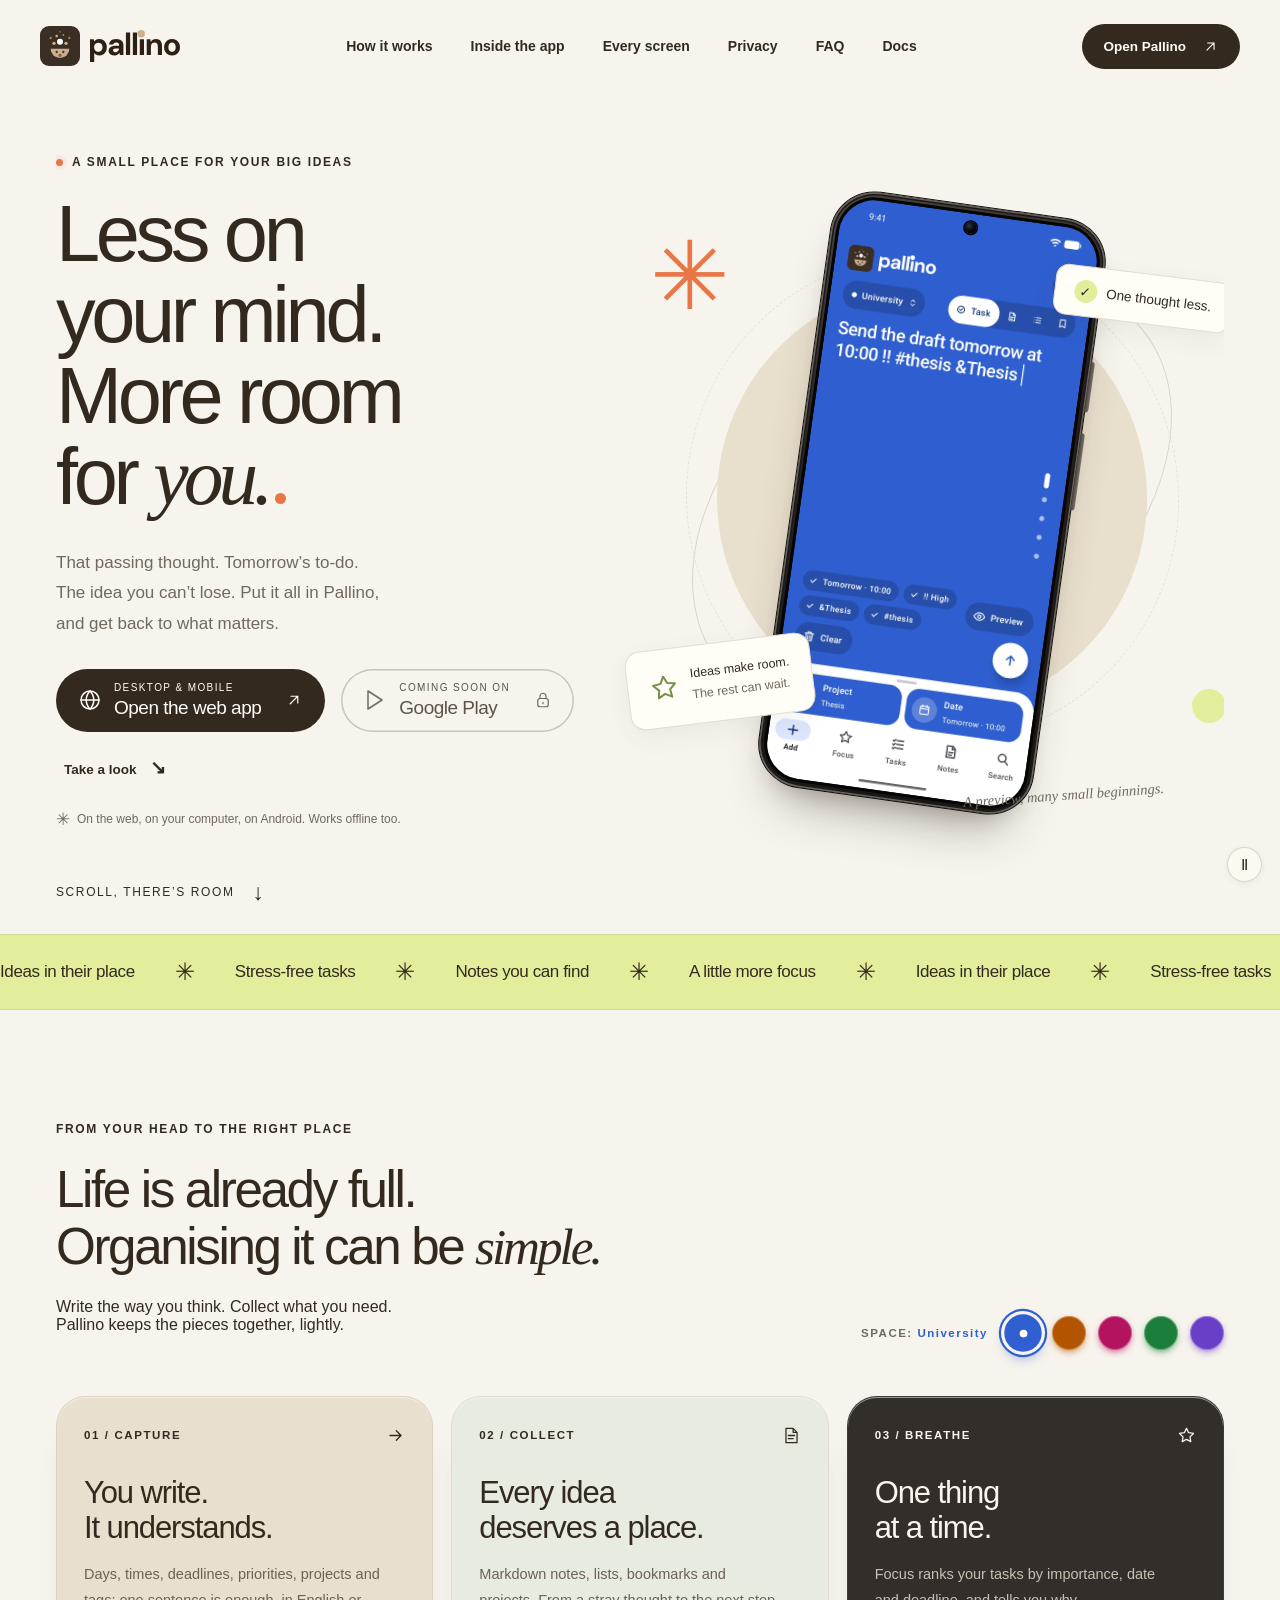
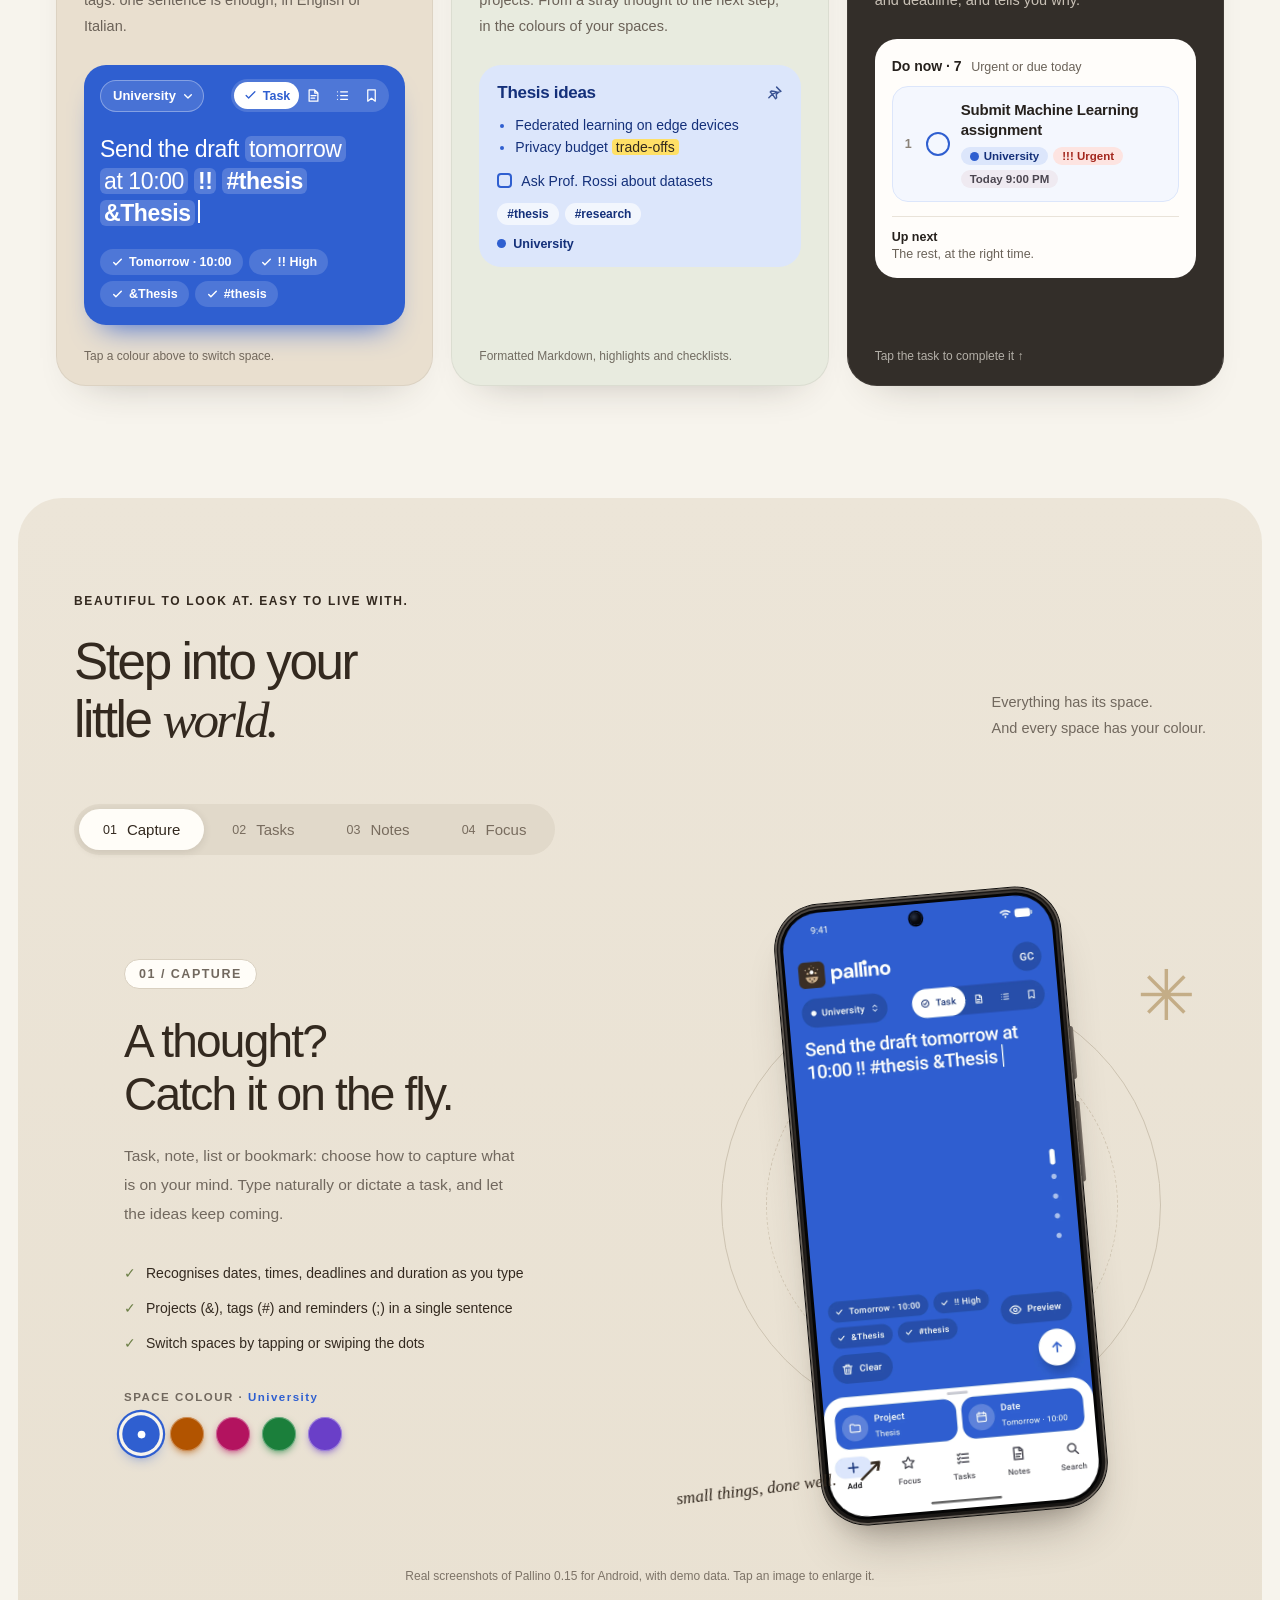
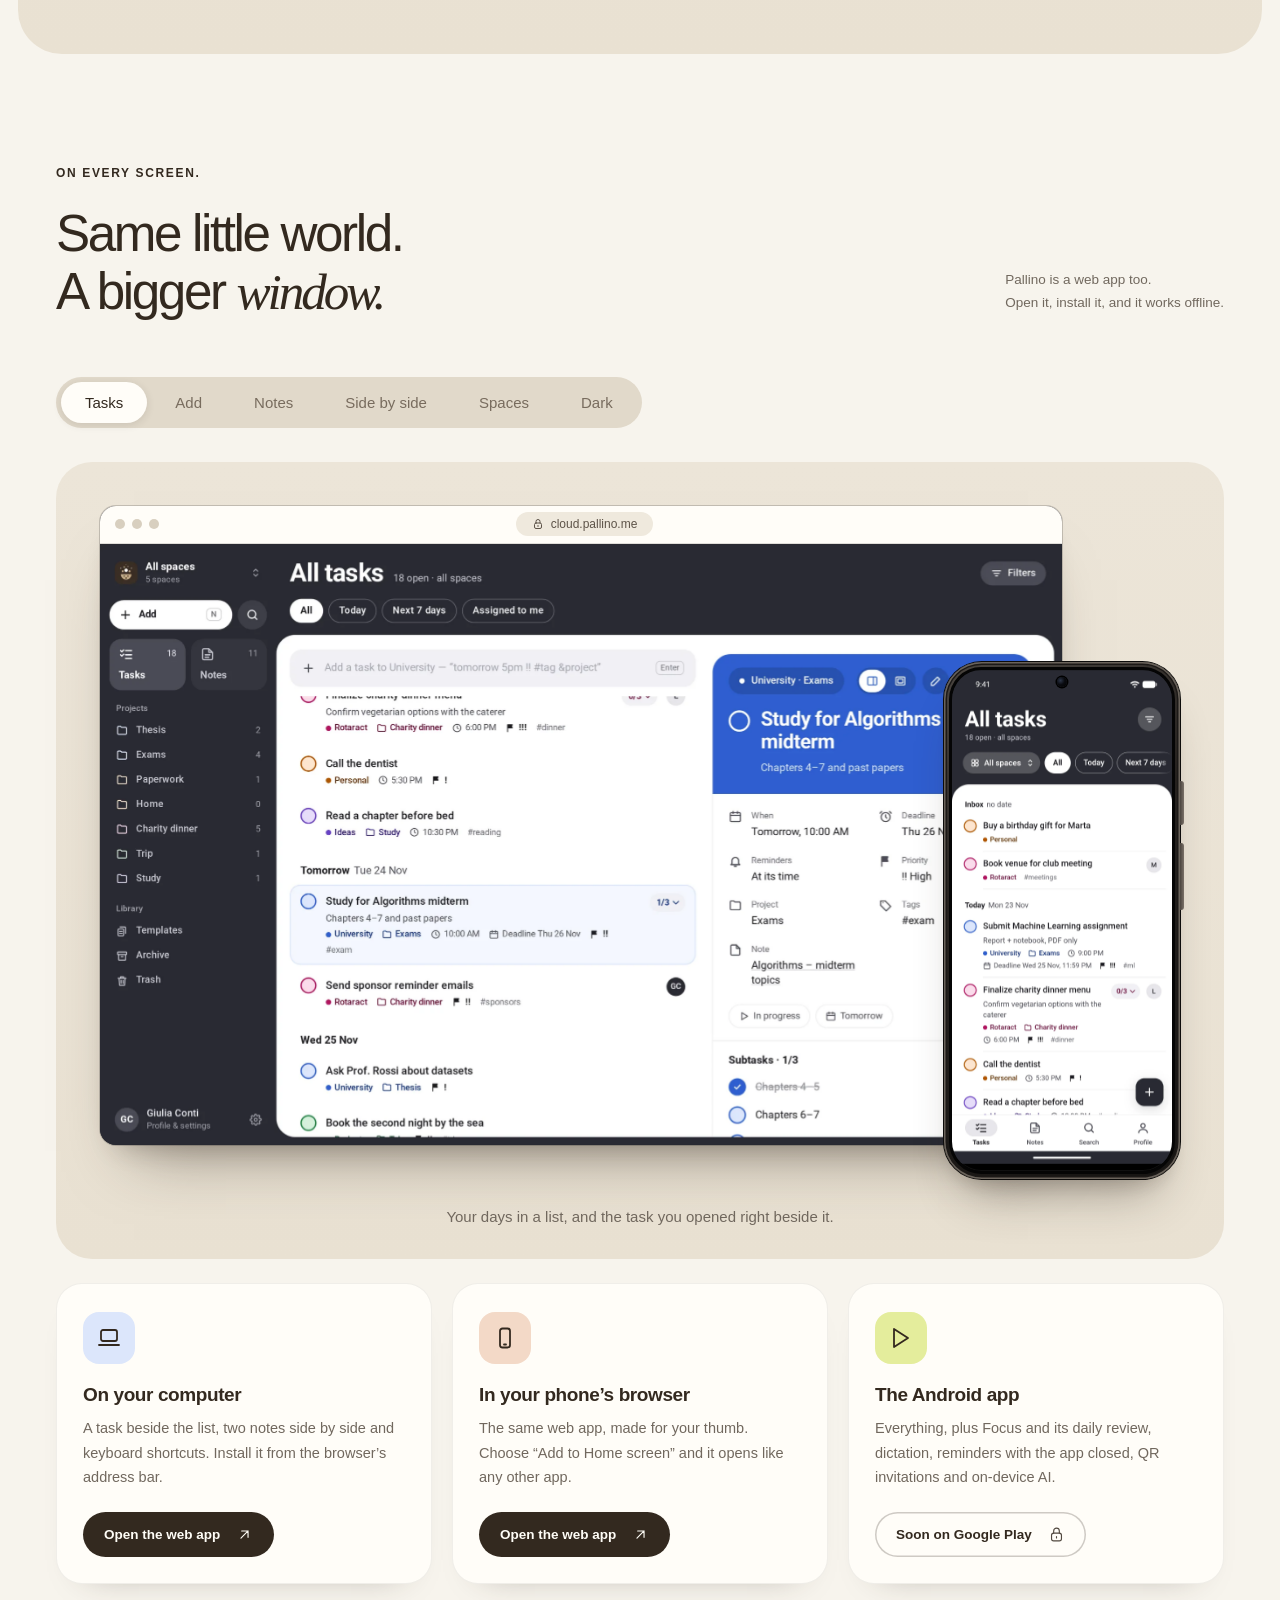
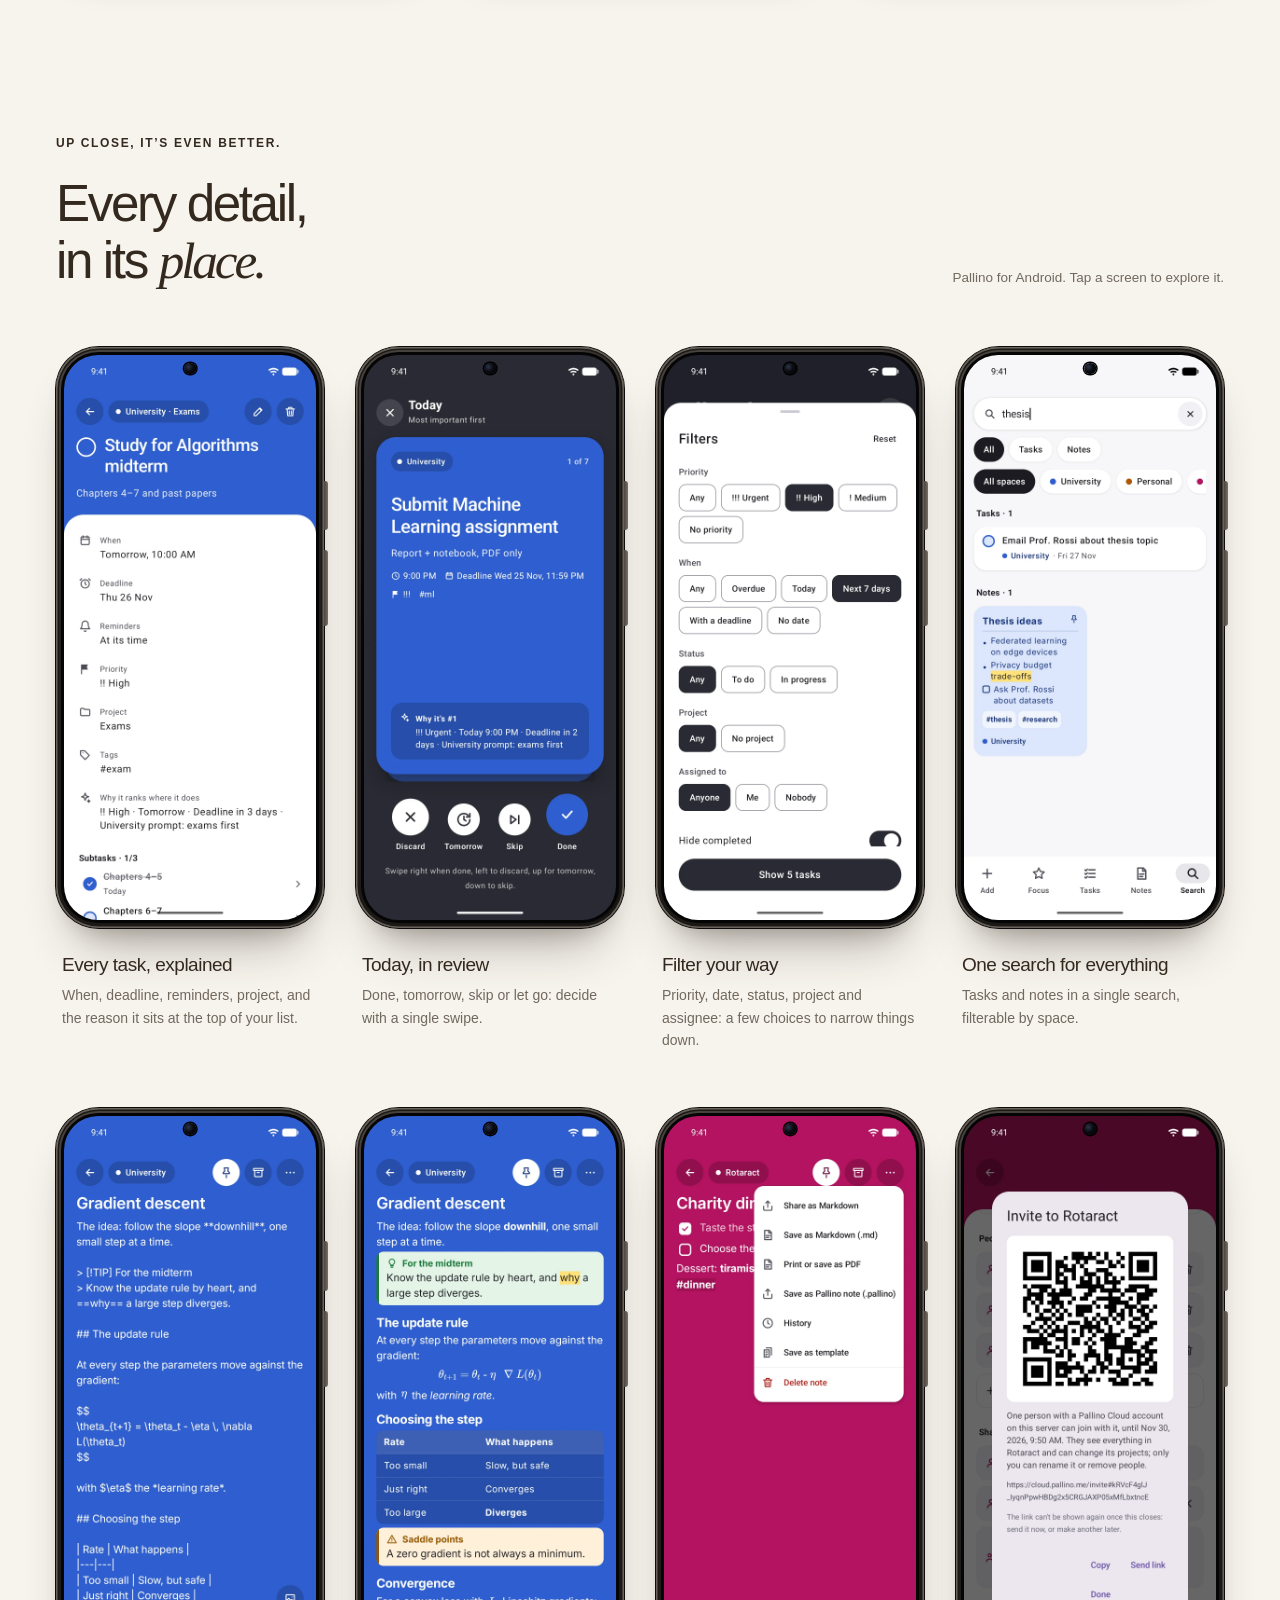
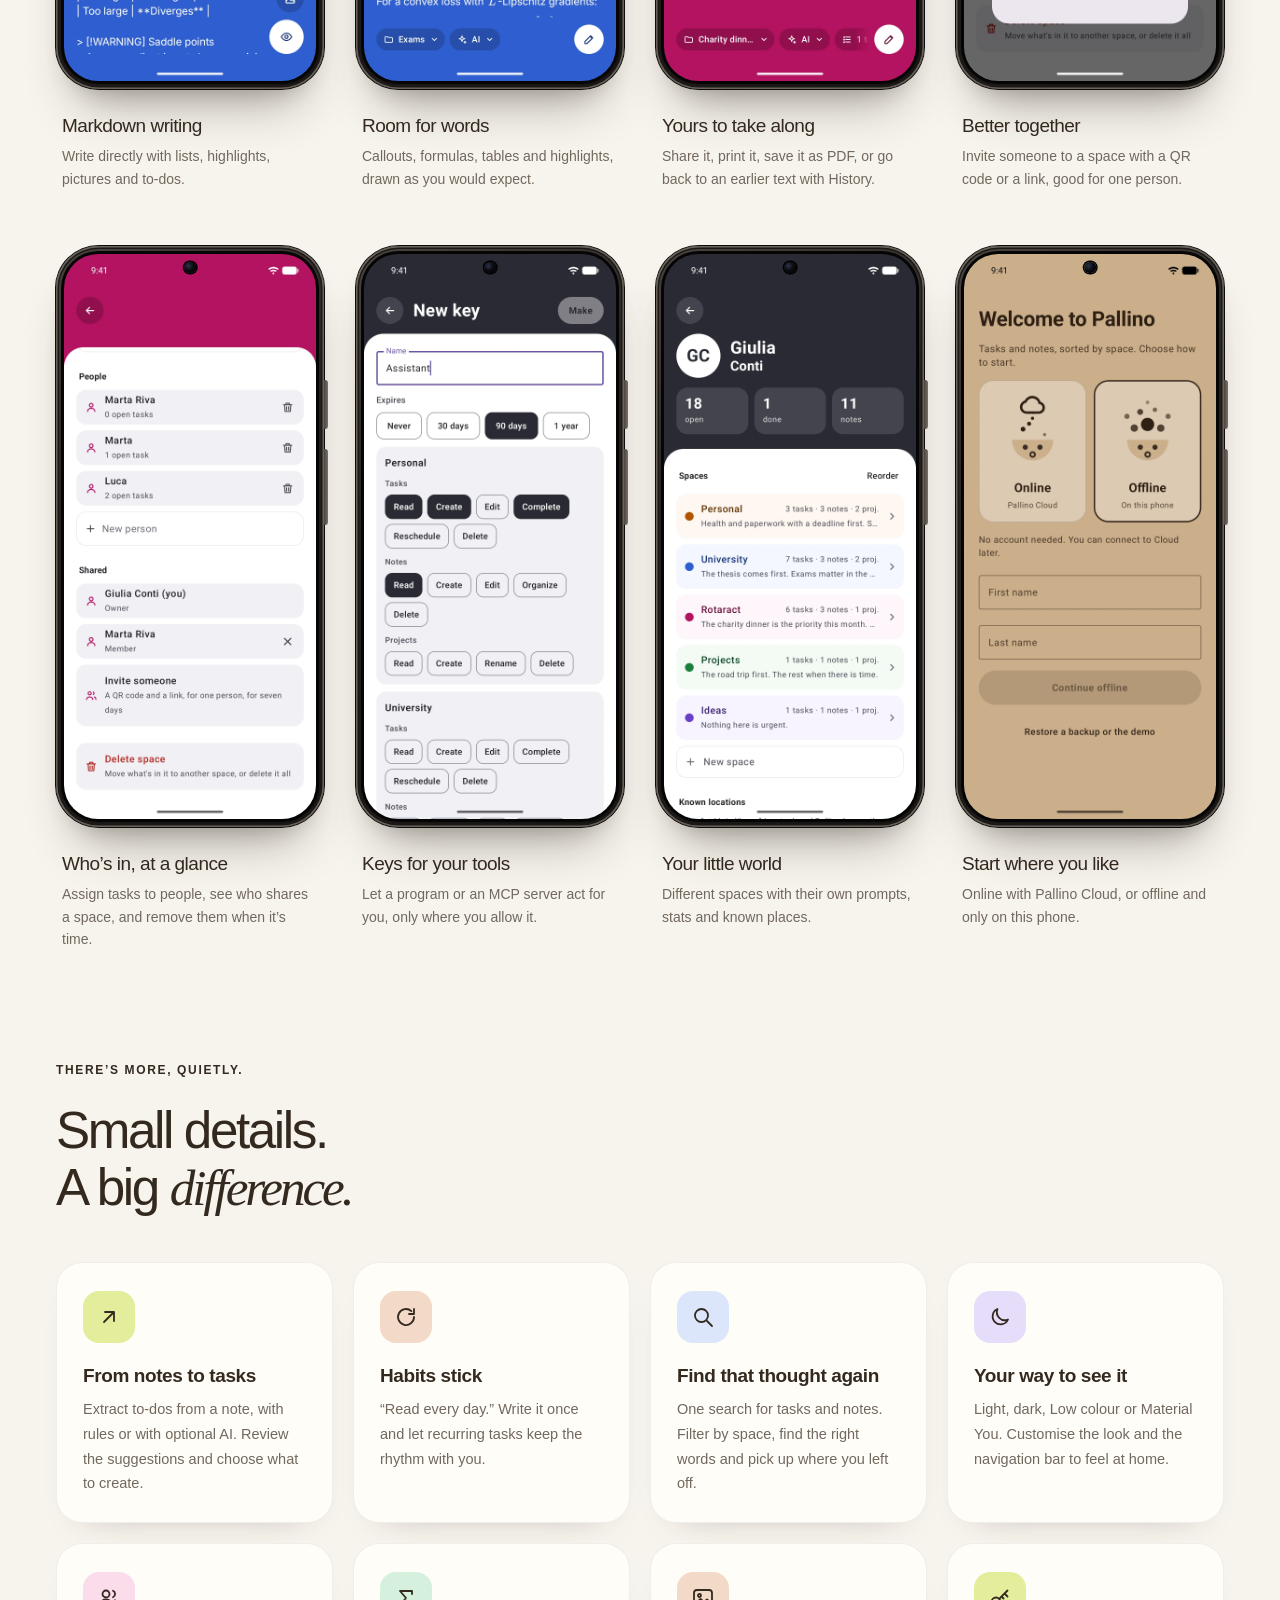
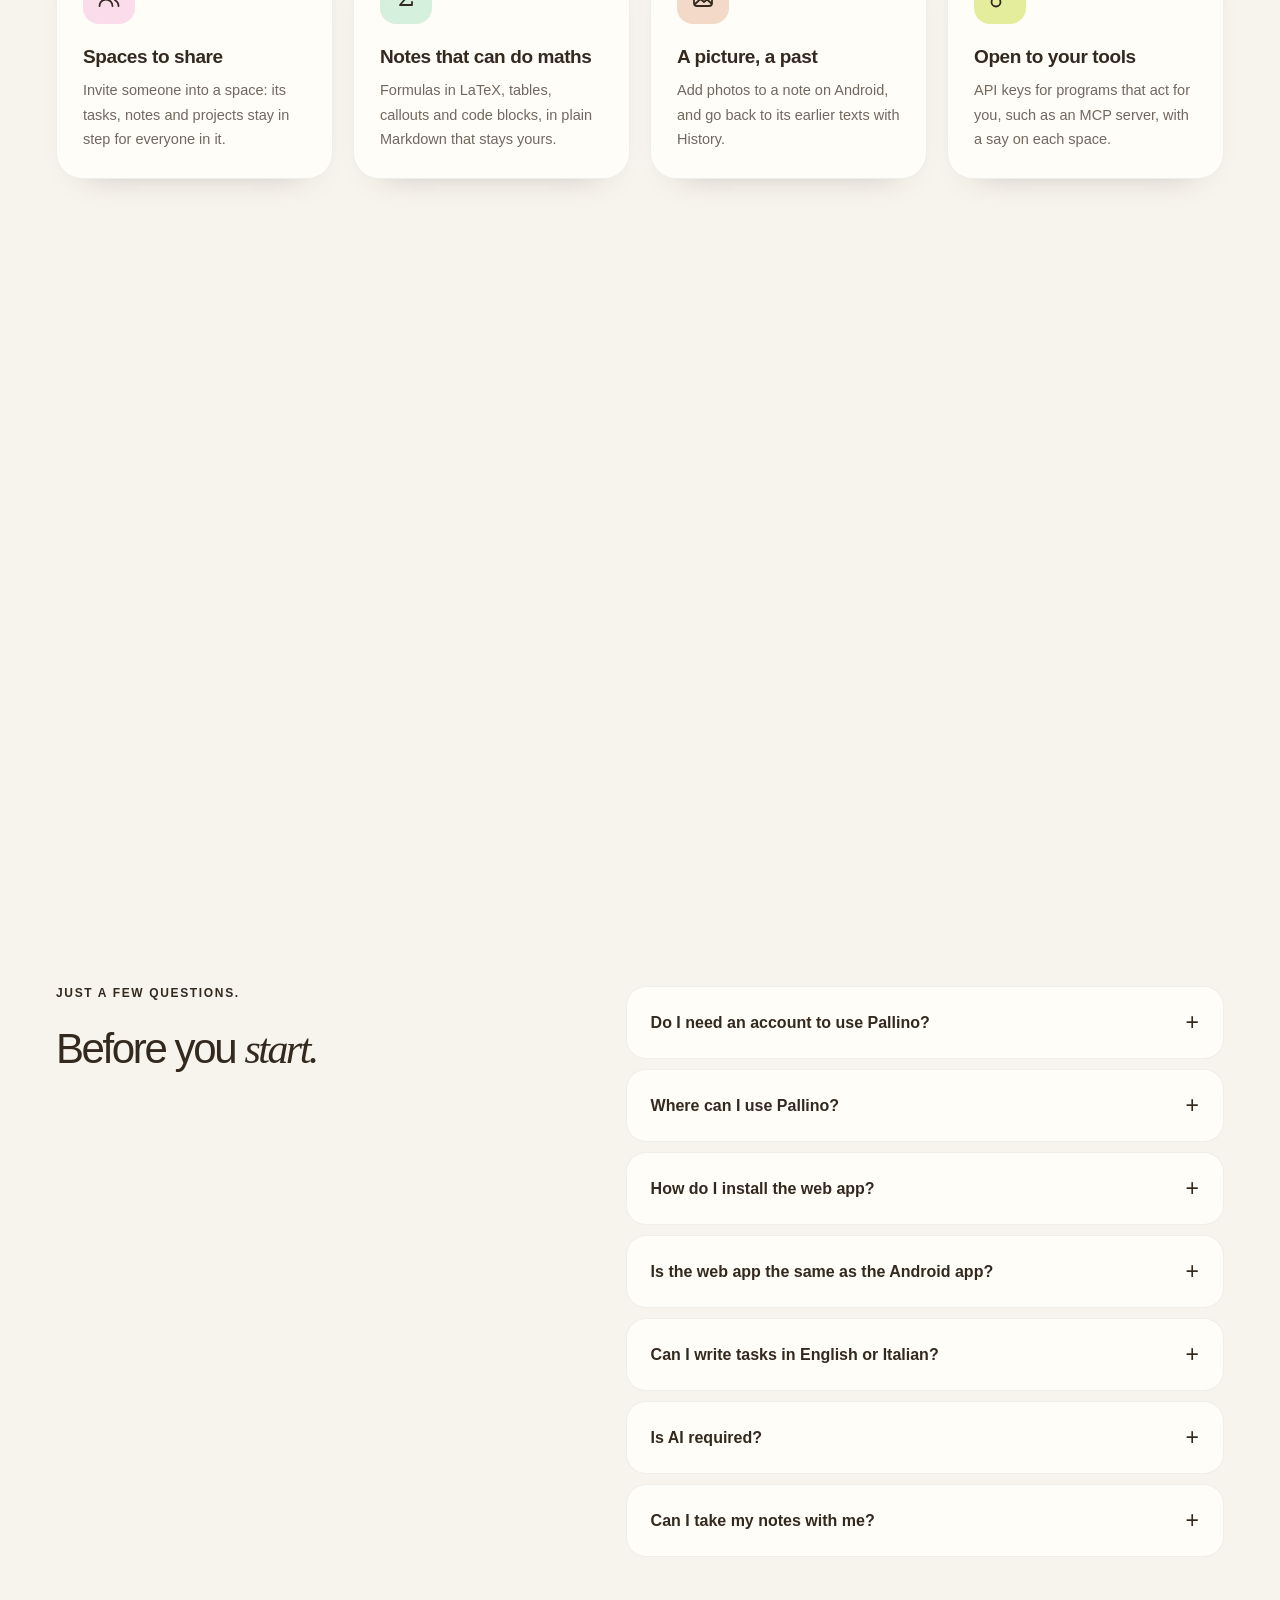
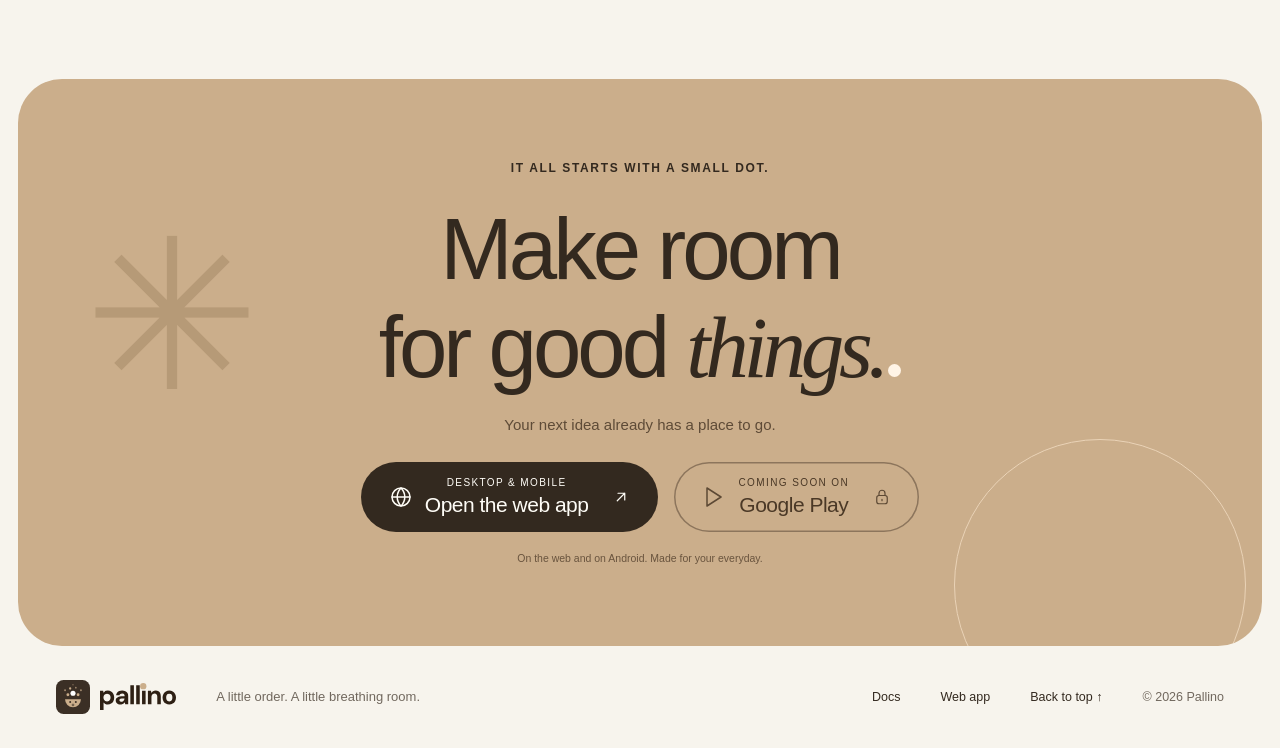
<file: index.html>
<!doctype html>
<html lang="en">
<head>
  <meta charset="utf-8">
  <meta name="viewport" content="width=device-width, initial-scale=1">
  <meta name="theme-color" content="#f7f4ed">
  <meta name="description" content="Make room for your ideas. Pallino collects tasks, notes and lists, understands how you write and helps you find the next thing to do. On the web, on your computer and on Android.">
  <link rel="canonical" href="https://pallino.me/">
  <meta property="og:title" content="Pallino — Less on your mind. More room for you.">
  <meta property="og:description" content="Tasks, notes and ideas. A small place to put everything else in order.">
  <meta property="og:type" content="website">
  <meta property="og:url" content="https://pallino.me/">
  <meta property="og:site_name" content="Pallino">
  <title>Pallino — Less on your mind. More room for you.</title>
  <link rel="icon" href="assets/favicon.ico" sizes="any">
  <link rel="icon" href="assets/favicon.svg" type="image/svg+xml">
  <link rel="apple-touch-icon" href="assets/apple-touch-icon.png">
  <link rel="stylesheet" href="styles.css">
  <script src="strings.js" defer></script>
  <script src="script.js" defer></script>
</head>
<body>
<a class="skip" href="#main">Skip to content</a>
<svg class="svg-library" xmlns="http://www.w3.org/2000/svg" aria-hidden="true"><defs>
  <symbol id="i-arrow" viewBox="0 0 24 24"><path d="M5 12h14m-6-6 6 6-6 6"/></symbol>
  <symbol id="i-star" viewBox="0 0 24 24"><path d="m12 3 2.7 5.5 6.1.9-4.4 4.3 1 6.1-5.4-2.9-5.4 2.9 1-6.1L3.2 9.4l6.1-.9Z"/></symbol>
  <symbol id="i-note" viewBox="0 0 24 24"><path d="M14 3H5v18h14V8Zm0 0v5h5M8 12h8m-8 4h6"/></symbol>
  <symbol id="i-check" viewBox="0 0 24 24"><path d="m5 12 4 4L19 6"/></symbol>
  <symbol id="i-search" viewBox="0 0 24 24"><circle cx="10.5" cy="10.5" r="6.5"/><path d="m16 16 5 5"/></symbol>
  <symbol id="i-mic" viewBox="0 0 24 24"><rect x="9" y="2" width="6" height="13" rx="3"/><path d="M5 10v2a7 7 0 0 0 14 0v-2m-7 9v3m-4 0h8"/></symbol>
  <symbol id="i-lock" viewBox="0 0 24 24"><rect x="5" y="10" width="14" height="11" rx="3"/><path d="M8 10V7a4 4 0 0 1 8 0v3m-4 5v2"/></symbol>
  <symbol id="i-chevron" viewBox="0 0 24 24"><path d="m7 10 5 5 5-5"/></symbol>
  <symbol id="i-list" viewBox="0 0 24 24"><path d="M9 6h11M9 12h11M9 18h11M4 6h.01M4 12h.01M4 18h.01"/></symbol>
  <symbol id="i-pin" viewBox="0 0 24 24"><path d="m15 3 6 6-3 1-3.5 3.5.5 4.5-1.5 1.5L9 13l-5 5m5-5-3-3 1.5-1.5 4.5.5L16 10Z"/></symbol>
  <symbol id="i-share" viewBox="0 0 24 24"><path d="M7 17 17 7M8 7h9v9"/></symbol>
  <symbol id="i-refresh" viewBox="0 0 24 24"><path d="M20 12a8 8 0 1 1-2.6-5.9M20 4v5h-5"/></symbol>
  <symbol id="i-moon" viewBox="0 0 24 24"><path d="M20 14.5A8 8 0 0 1 9.5 4 8 8 0 1 0 20 14.5Z"/></symbol>
  <symbol id="i-globe" viewBox="0 0 24 24"><circle cx="12" cy="12" r="9"/><path d="M3 12h18M12 3c2.5 2.6 3.8 5.6 3.8 9s-1.3 6.4-3.8 9c-2.5-2.6-3.8-5.6-3.8-9S9.5 5.6 12 3Z"/></symbol>
  <symbol id="i-laptop" viewBox="0 0 24 24"><rect x="4" y="4" width="16" height="11" rx="2"/><path d="M2 19h20"/></symbol>
  <symbol id="i-phone" viewBox="0 0 24 24"><rect x="7" y="2.5" width="10" height="19" rx="2.5"/><path d="M11 18.5h2"/></symbol>
  <symbol id="i-people" viewBox="0 0 24 24"><circle cx="9" cy="8" r="3.5"/><path d="M2.5 20a6.5 6.5 0 0 1 13 0M16 4.8a3.5 3.5 0 0 1 0 6.4M18 14.2a6.5 6.5 0 0 1 3.5 5.8"/></symbol>
  <symbol id="i-key" viewBox="0 0 24 24"><circle cx="8" cy="16" r="4.5"/><path d="m11.2 12.8 8.3-8.3m-3 3 3 3m-6 0 2 2"/></symbol>
  <symbol id="i-image" viewBox="0 0 24 24"><rect x="3" y="4" width="18" height="16" rx="3"/><circle cx="8.5" cy="9.5" r="1.5"/><path d="m4 18 5.5-5 3.5 3 3-2.5 4.5 4"/></symbol>
  <symbol id="i-sigma" viewBox="0 0 24 24"><path d="M18 8V5H6l6 7-6 7h12v-3"/></symbol>
  <symbol id="i-bookmark" viewBox="0 0 24 24"><path d="M6 3h12v18l-6-4.5L6 21Z"/></symbol>
  <symbol id="i-play" viewBox="0 0 24 24"><path d="m5 3 14 9-14 9Z"/></symbol>
</defs></svg>
<header class="site-header"><div class="header">
  <a class="brand" href="#" aria-label="Pallino, back to top">
    <img class="brand-app-icon" src="assets/app-icon.svg" alt="" width="40" height="40">
    <img class="brand-wordmark" src="assets/wordmark.svg" alt="pallino" width="90" height="32">
  </a>
  <nav aria-label="Main navigation"><a href="#features">How it works</a><a href="#app">Inside the app</a><a href="#web">Every screen</a><a href="#privacy">Privacy</a><a href="#faq">FAQ</a><a href="docs/">Docs</a></nav>
  <a class="button small dark" href="https://cloud.pallino.me/">Open Pallino <svg><use href="#i-share"/></svg></a>
</div></header>
<main id="main">
<section class="hero wrap">
  <div class="hero-copy">
    <p class="eyebrow"><span class="status-dot"></span> A SMALL PLACE FOR YOUR BIG IDEAS</p>
    <h1>Less on<br>your mind.<br>More room<br>for <span class="serif">you.</span><span class="heading-dot"></span></h1>
    <p class="lead">That passing thought. Tomorrow’s to-do.<br class="desktop-break"> The idea you can’t lose. Put it all in Pallino,<br class="desktop-break"> and get back to what matters.</p>
    <div class="hero-actions"><a class="button dark store-link" href="https://cloud.pallino.me/"><svg><use href="#i-globe"/></svg><span><small>DESKTOP &amp; MOBILE</small>Open the web app</span><svg class="store-arrow"><use href="#i-share"/></svg></a><span class="button ghost store-link is-locked" role="link" aria-disabled="true" title="Coming soon on Google Play"><svg><use href="#i-play"/></svg><span><small>COMING SOON ON</small>Google Play</span><svg class="store-arrow"><use href="#i-lock"/></svg></span><a class="text-link" href="#app">Take a look <span>↘</span></a></div>
    <p class="hero-footnote"><span class="tiny-android">✳</span> On the web, on your computer, on Android. Works offline too.</p>
  </div>
  <div class="hero-stage" aria-label="Preview of the Pallino app">
    <div class="orbit orbit-one"></div><div class="orbit orbit-two"></div><div class="hero-disc"></div>
    <span class="decor star-decor">✳</span><span class="decor little-dot"></span>
    <div class="floating-label label-top"><span class="label-tick">✓</span> One thought less.</div>
    <div class="phone hero-phone">
      <div class="phone-screen"><button class="screenshot-open" data-space-shot="capture" data-image="assets/screenshots/capture-blue.webp" data-caption="Capture · dates, priorities, tags and projects recognised as you type" aria-label="Enlarge the Capture screen"><img src="assets/screenshots/capture-blue.webp" alt="Pallino Capture screen: a task with date, time, priority, tag and project recognised as you type" width="1080" height="2424" fetchpriority="high"></button></div>
    </div>
    <div class="floating-label label-bottom"><svg><use href="#i-star"/></svg><span>Ideas make room.<br><b>The rest can wait.</b></span></div>
    <span class="stage-note">A preview, many small beginnings.</span>
  </div>
  <a class="scroll-hint" href="#features"><span>SCROLL, THERE’S ROOM</span> ↓</a>
</section>
<div class="ticker" aria-hidden="true"><div class="ticker-track"><span>Ideas in their place</span><i>✳</i><span>Stress-free tasks</span><i>✳</i><span>Notes you can find</span><i>✳</i><span>A little more focus</span><i>✳</i><span>Ideas in their place</span><i>✳</i><span>Stress-free tasks</span><i>✳</i><span>Notes you can find</span><i>✳</i><span>A little more focus</span><i>✳</i></div></div>
<section id="features" class="section wrap">
  <div class="section-heading reveal">
    <div>
      <p class="eyebrow">FROM YOUR HEAD TO THE RIGHT PLACE</p>
      <h2>Life is already full.<br>Organising it can be <span class="serif">simple.</span></h2>
      <p>Write the way you think. Collect what you need.<br>Pallino keeps the pieces together, lightly.</p>
    </div>
    <div class="color-picker" aria-label="Choose the space colour">
      <span class="picker-label">SPACE: <b class="space-name-label">University</b></span>
      <div class="swatch-group" role="group" aria-label="Space colours">
        <button type="button" class="swatch blue active" data-space="blue" aria-label="University space (Blue)" aria-pressed="true"></button>
        <button type="button" class="swatch orange" data-space="orange" aria-label="Personal space (Orange)" aria-pressed="false"></button>
        <button type="button" class="swatch pink" data-space="pink" aria-label="Rotaract space (Magenta)" aria-pressed="false"></button>
        <button type="button" class="swatch green" data-space="green" aria-label="Projects space (Green)" aria-pressed="false"></button>
        <button type="button" class="swatch purple" data-space="purple" aria-label="Ideas space (Purple)" aria-pressed="false"></button>
      </div>
    </div>
  </div>
  <div class="feature-grid">
    <article class="feature-card capture-card reveal">
      <div class="card-meta"><span>01 / CAPTURE</span><svg><use href="#i-arrow"/></svg></div>
      <h3>You write.<br>It understands.</h3>
      <p>Days, times, deadlines, priorities, projects and tags: one sentence is enough, in English or Italian.</p>
      <div class="app-block capture-block">
        <div class="capture-block-bar">
          <span class="space-selector-pill"><span class="space-name-label">University</span><svg><use href="#i-chevron"/></svg></span>
          <span class="mode-segments"><b><svg><use href="#i-check"/></svg>Task</b><span><svg><use href="#i-note"/></svg></span><span><svg><use href="#i-list"/></svg></span><span><svg><use href="#i-bookmark"/></svg></span></span>
        </div>
        <div class="sentence-demo">
          <span><span class="space-task-label">Send the draft</span> <em>tomorrow</em><br><em>at 10:00</em> <strong>!!</strong> <u class="space-tag-label">#thesis</u> <b class="space-proj-label">&amp;Thesis</b></span>
        </div>
        <div class="demo-chips">
          <span><svg><use href="#i-check"/></svg>Tomorrow · 10:00</span>
          <span><svg><use href="#i-check"/></svg>!! High</span>
          <span><svg><use href="#i-check"/></svg><i class="space-proj-chip">&amp;Thesis</i></span>
          <span><svg><use href="#i-check"/></svg><i class="space-tag-chip">#thesis</i></span>
        </div>
      </div>
      <span class="card-caption">Tap a colour above to switch space.</span>
    </article>
    <article class="feature-card notes-card reveal">
      <div class="card-meta"><span>02 / COLLECT</span><svg><use href="#i-note"/></svg></div>
      <h3>Every idea<br>deserves a place.</h3>
      <p>Markdown notes, lists, bookmarks and projects. From a stray thought to the next step, in the colours of your spaces.</p>
      <div class="app-block note-card-demo">
        <div class="note-card-head">
          <b>Thesis ideas</b>
          <svg class="pin-icon" aria-hidden="true"><use href="#i-pin"/></svg>
        </div>
        <ul class="note-card-list">
          <li>Federated learning on edge devices</li>
          <li>Privacy budget <mark>trade-offs</mark></li>
        </ul>
        <div class="note-card-todo"><span class="todo-box"></span> Ask Prof. Rossi about datasets</div>
        <div class="note-card-tags"><span class="space-tag-label">#thesis</span><span>#research</span></div>
        <div class="note-card-space"><i class="space-dot"></i> <span class="space-name-label">University</span></div>
      </div>
      <span class="card-caption">Formatted Markdown, highlights and checklists.</span>
    </article>
    <article class="feature-card focus-card reveal">
      <div class="card-meta"><span>03 / BREATHE</span><svg><use href="#i-star"/></svg></div>
      <h3>One thing<br>at a time.</h3>
      <p>Focus ranks your tasks by importance, date and deadline, and tells you why.</p>
      <div class="app-block focus-surface">
        <span class="focus-label"><b>Do now · 7</b> Urgent or due today</span>
        <button type="button" class="demo-task" aria-pressed="false">
          <span class="task-rank">1</span>
          <span class="check-circle"><svg><use href="#i-check"/></svg></span>
          <span class="demo-task-body">
            <span class="demo-task-title">Submit Machine Learning assignment</span>
            <span class="reason-pills">
              <em class="reason-space"><i class="space-dot"></i> <span class="space-name-label">University</span></em>
              <span>!!! Urgent</span>
              <span>Today 9:00 PM</span>
            </span>
          </span>
        </button>
        <div class="focus-later"><b>Up next</b> <span>The rest, at the right time.</span></div>
      </div>
      <span class="card-caption">Tap the task to complete it ↑</span>
    </article>
  </div>
</section>
<section id="app" class="app-section">
  <div class="wrap">
    <div class="app-section-top reveal"><div><p class="eyebrow">BEAUTIFUL TO LOOK AT. EASY TO LIVE WITH.</p><h2>Step into your<br>little <span class="serif">world.</span></h2></div><p>Everything has its space.<br>And every space has your colour.</p></div>
    <div class="showcase-tabs" role="tablist" aria-label="Explore the app’s features">
      <button id="tab-capture" role="tab" aria-selected="true" aria-controls="showcase-panel" data-screen="capture" tabindex="0">01 <span>Capture</span></button>
      <button id="tab-tasks" role="tab" aria-selected="false" aria-controls="showcase-panel" data-screen="tasks" tabindex="-1">02 <span>Tasks</span></button>
      <button id="tab-notes" role="tab" aria-selected="false" aria-controls="showcase-panel" data-screen="notes" tabindex="-1">03 <span>Notes</span></button>
      <button id="tab-focus" role="tab" aria-selected="false" aria-controls="showcase-panel" data-screen="focus" tabindex="-1">04 <span>Focus</span></button>
    </div>
    <div id="showcase-panel" class="showcase" role="tabpanel" aria-labelledby="tab-capture" tabindex="0">
      <div class="showcase-copy">
        <span class="showcase-number" aria-hidden="true">01 / Capture</span>
        <h3 id="showcase-title">A thought?<br>Catch it on the fly.</h3>
        <p id="showcase-description">Task, note, list or bookmark: choose how to capture what is on your mind. Type naturally or dictate a task, and let the ideas keep coming.</p>
        <ul id="showcase-points">
          <li>Recognises dates, times, deadlines and duration as you type</li>
          <li>Projects (&amp;), tags (#) and reminders (;) in a single sentence</li>
          <li>Switch spaces by tapping or swiping the dots</li>
        </ul>
        <div class="color-picker" aria-label="Choose the space colour">
          <span class="picker-label">SPACE COLOUR · <b class="space-name-label">University</b></span>
          <div class="swatch-group" role="group" aria-label="Space colours">
            <button type="button" class="swatch blue active" data-space="blue" aria-label="University space (Blue)" aria-pressed="true"></button>
            <button type="button" class="swatch orange" data-space="orange" aria-label="Personal space (Orange)" aria-pressed="false"></button>
            <button type="button" class="swatch pink" data-space="pink" aria-label="Rotaract space (Magenta)" aria-pressed="false"></button>
            <button type="button" class="swatch green" data-space="green" aria-label="Projects space (Green)" aria-pressed="false"></button>
            <button type="button" class="swatch purple" data-space="purple" aria-label="Ideas space (Purple)" aria-pressed="false"></button>
          </div>
        </div>
      </div>
      <div class="showcase-device"><div class="showcase-ring"></div><span class="showcase-spark" aria-hidden="true">✳</span><div class="phone showcase-phone"><div class="phone-screen"><div id="dynamic-screen"><button class="screenshot-open" data-space-shot="capture" data-image="assets/screenshots/capture-blue.webp" data-caption="Capture · dates, priorities, tags and projects recognised as you type" aria-label="Enlarge: Capture · dates, priorities, tags and projects recognised as you type"><img src="assets/screenshots/capture-blue.webp" alt="Capture · dates, priorities, tags and projects recognised as you type. Screenshot of the Pallino app." width="1080" height="2424"></button></div></div></div><span class="device-annotation">small things, done well. <span>↗</span></span></div>
    </div>
    <p class="preview-note">Real screenshots of Pallino 0.15 for Android, with demo data. Tap an image to enlarge it.</p>
  </div>
</section>
<section id="web" class="web-section wrap section">
  <div class="gallery-heading reveal"><div><p class="eyebrow">ON EVERY SCREEN.</p><h2>Same little world.<br>A bigger <span class="serif">window.</span></h2></div><p>Pallino is a web app too.<br>Open it, install it, and it works offline.</p></div>
  <div class="showcase-tabs web-tabs" role="tablist" aria-label="Explore the web app">
      <button id="web-tab-tasks" role="tab" aria-selected="true" aria-controls="web-panel" data-web-screen="tasks" tabindex="0"><span>Tasks</span></button>
      <button id="web-tab-add" role="tab" aria-selected="false" aria-controls="web-panel" data-web-screen="add" tabindex="-1"><span>Add</span></button>
      <button id="web-tab-notes" role="tab" aria-selected="false" aria-controls="web-panel" data-web-screen="notes" tabindex="-1"><span>Notes</span></button>
      <button id="web-tab-split" role="tab" aria-selected="false" aria-controls="web-panel" data-web-screen="split" tabindex="-1"><span>Side by side</span></button>
      <button id="web-tab-spaces" role="tab" aria-selected="false" aria-controls="web-panel" data-web-screen="spaces" tabindex="-1"><span>Spaces</span></button>
      <button id="web-tab-dark" role="tab" aria-selected="false" aria-controls="web-panel" data-web-screen="dark" tabindex="-1"><span>Dark</span></button>
  </div>
  <div id="web-panel" class="web-panel reveal" role="tabpanel" aria-labelledby="web-tab-tasks" tabindex="0">
    <div class="web-stage">
      <div class="browser"><div class="browser-bar" aria-hidden="true"><i></i><i></i><i></i><span><svg><use href="#i-lock"/></svg>cloud.pallino.me</span></div><div class="browser-screen" id="web-screen"></div></div>
      <div class="phone web-phone"><div class="phone-screen"><div id="web-phone-screen"></div></div></div>
    </div>
    <p class="web-caption" id="web-caption"></p>
  </div>
  <noscript><p class="web-caption"><a class="text-link" href="https://cloud.pallino.me/">Open the web app</a></p></noscript>
  <div class="platform-grid">
    <article class="platform-card reveal"><span class="extra-icon"><svg><use href="#i-laptop"/></svg></span><h3>On your computer</h3><p>A task beside the list, two notes side by side and keyboard shortcuts. Install it from the browser’s address bar.</p><a class="button dark small" href="https://cloud.pallino.me/">Open the web app <svg><use href="#i-share"/></svg></a></article>
    <article class="platform-card reveal"><span class="extra-icon"><svg><use href="#i-phone"/></svg></span><h3>In your phone’s browser</h3><p>The same web app, made for your thumb. Choose “Add to Home screen” and it opens like any other app.</p><a class="button dark small" href="https://cloud.pallino.me/">Open the web app <svg><use href="#i-share"/></svg></a></article>
    <article class="platform-card reveal"><span class="extra-icon"><svg><use href="#i-play"/></svg></span><h3>The Android app</h3><p>Everything, plus Focus and its daily review, dictation, reminders with the app closed, QR invitations and on-device AI.</p><span class="button ghost small is-locked" role="link" aria-disabled="true" title="Coming soon on Google Play">Soon on Google Play <svg><use href="#i-lock"/></svg></span></article>
  </div>
</section>
<section class="screen-gallery-section wrap section">
  <div class="gallery-heading reveal"><div><p class="eyebrow">UP CLOSE, IT’S EVEN BETTER.</p><h2>Every detail,<br>in its <span class="serif">place.</span></h2></div><p>Pallino for Android. Tap a screen to explore it.</p></div>
  <div class="screen-gallery">
    <figure class="gallery-item reveal"><div class="phone"><div class="phone-screen"><button class="screenshot-open" data-image="assets/screenshots/task-detail.webp" data-caption="Every task, explained · Task detail with deadline, reminders and the ranking reason" aria-label="Enlarge: Every task, explained"><img src="assets/screenshots/task-detail.webp" alt="Every task, explained: Task detail with deadline, reminders and the ranking reason, in Pallino." width="1080" height="2424" loading="lazy"><span class="image-zoom" aria-hidden="true">↗</span></button></div></div><figcaption><h3>Every task, explained</h3><p>When, deadline, reminders, project, and the reason it sits at the top of your list.</p></figcaption></figure>
    <figure class="gallery-item reveal"><div class="phone"><div class="phone-screen"><button class="screenshot-open" data-image="assets/screenshots/review.webp" data-caption="Today, in review · Review of today’s tasks with swipe actions" aria-label="Enlarge: Today, in review"><img src="assets/screenshots/review.webp" alt="Today, in review: Review of today’s tasks with swipe actions, in Pallino." width="1080" height="2424" loading="lazy"><span class="image-zoom" aria-hidden="true">↗</span></button></div></div><figcaption><h3>Today, in review</h3><p>Done, tomorrow, skip or let go: decide with a single swipe.</p></figcaption></figure>
    <figure class="gallery-item reveal"><div class="phone"><div class="phone-screen"><button class="screenshot-open" data-image="assets/screenshots/filters.webp" data-caption="Filter your way · Filters for priority, date, status and project" aria-label="Enlarge: Filter your way"><img src="assets/screenshots/filters.webp" alt="Filter your way: Filters for priority, date, status and project, in Pallino." width="1080" height="2424" loading="lazy"><span class="image-zoom" aria-hidden="true">↗</span></button></div></div><figcaption><h3>Filter your way</h3><p>Priority, date, status, project and assignee: a few choices to narrow things down.</p></figcaption></figure>
    <figure class="gallery-item reveal"><div class="phone"><div class="phone-screen"><button class="screenshot-open" data-image="assets/screenshots/search.webp" data-caption="One search for everything · Single search across tasks and notes" aria-label="Enlarge: One search for everything"><img src="assets/screenshots/search.webp" alt="One search for everything: Single search across tasks and notes, in Pallino." width="1080" height="2424" loading="lazy"><span class="image-zoom" aria-hidden="true">↗</span></button></div></div><figcaption><h3>One search for everything</h3><p>Tasks and notes in a single search, filterable by space.</p></figcaption></figure>
    <figure class="gallery-item reveal"><div class="phone"><div class="phone-screen"><button class="screenshot-open" data-image="assets/screenshots/note-writing.webp" data-caption="Markdown writing · Note editor with callouts, formulas and tables in Markdown" aria-label="Enlarge: Markdown writing"><img src="assets/screenshots/note-writing.webp" alt="Markdown writing: Note editor with callouts, formulas and tables in Markdown, in Pallino." width="1080" height="2424" loading="lazy"><span class="image-zoom" aria-hidden="true">↗</span></button></div></div><figcaption><h3>Markdown writing</h3><p>Write directly with lists, highlights, pictures and to-dos.</p></figcaption></figure>
    <figure class="gallery-item reveal"><div class="phone"><div class="phone-screen"><button class="screenshot-open" data-image="assets/screenshots/note-preview.webp" data-caption="Room for words · Formatted note with callouts, a formula and a table" aria-label="Enlarge: Room for words"><img src="assets/screenshots/note-preview.webp" alt="Room for words: Formatted note with callouts, a formula and a table, in Pallino." width="1080" height="2424" loading="lazy"><span class="image-zoom" aria-hidden="true">↗</span></button></div></div><figcaption><h3>Room for words</h3><p>Callouts, formulas, tables and highlights, drawn as you would expect.</p></figcaption></figure>
    <figure class="gallery-item reveal"><div class="phone"><div class="phone-screen"><button class="screenshot-open" data-image="assets/screenshots/note-menu.webp" data-caption="Yours to take along · Note menu with sharing, PDF, History and templates" aria-label="Enlarge: Yours to take along"><img src="assets/screenshots/note-menu.webp" alt="Yours to take along: Note menu with sharing, PDF, History and templates, in Pallino." width="1080" height="2424" loading="lazy"><span class="image-zoom" aria-hidden="true">↗</span></button></div></div><figcaption><h3>Yours to take along</h3><p>Share it, print it, save it as PDF, or go back to an earlier text with History.</p></figcaption></figure>
    <figure class="gallery-item reveal"><div class="phone"><div class="phone-screen"><button class="screenshot-open" data-image="assets/screenshots/space-invite.webp" data-caption="Better together · Invitation to a shared space, with a QR code and a link" aria-label="Enlarge: Better together"><img src="assets/screenshots/space-invite.webp" alt="Better together: Invitation to a shared space, with a QR code and a link, in Pallino." width="1080" height="2424" loading="lazy"><span class="image-zoom" aria-hidden="true">↗</span></button></div></div><figcaption><h3>Better together</h3><p>Invite someone to a space with a QR code or a link, good for one person.</p></figcaption></figure>
    <figure class="gallery-item reveal"><div class="phone"><div class="phone-screen"><button class="screenshot-open" data-image="assets/screenshots/space-people.webp" data-caption="Who’s in, at a glance · People and members of a shared space" aria-label="Enlarge: Who’s in, at a glance"><img src="assets/screenshots/space-people.webp" alt="Who’s in, at a glance: People and members of a shared space, in Pallino." width="1080" height="2424" loading="lazy"><span class="image-zoom" aria-hidden="true">↗</span></button></div></div><figcaption><h3>Who’s in, at a glance</h3><p>Assign tasks to people, see who shares a space, and remove them when it’s time.</p></figcaption></figure>
    <figure class="gallery-item reveal"><div class="phone"><div class="phone-screen"><button class="screenshot-open" data-image="assets/screenshots/api-keys.webp" data-caption="Keys for your tools · New API key with what it may do in each space" aria-label="Enlarge: Keys for your tools"><img src="assets/screenshots/api-keys.webp" alt="Keys for your tools: New API key with what it may do in each space, in Pallino." width="1080" height="2424" loading="lazy"><span class="image-zoom" aria-hidden="true">↗</span></button></div></div><figcaption><h3>Keys for your tools</h3><p>Let a program or an MCP server act for you, only where you allow it.</p></figcaption></figure>
    <figure class="gallery-item reveal"><div class="phone"><div class="phone-screen"><button class="screenshot-open" data-image="assets/screenshots/profile.webp" data-caption="Your little world · Profile with stats and spaces" aria-label="Enlarge: Your little world"><img src="assets/screenshots/profile.webp" alt="Your little world: Profile with stats and spaces, in Pallino." width="1080" height="2424" loading="lazy"><span class="image-zoom" aria-hidden="true">↗</span></button></div></div><figcaption><h3>Your little world</h3><p>Different spaces with their own prompts, stats and known places.</p></figcaption></figure>
    <figure class="gallery-item reveal"><div class="phone"><div class="phone-screen"><button class="screenshot-open" data-image="assets/screenshots/welcome-offline.webp" data-caption="Start where you like · Welcome screen with Online and Offline modes" aria-label="Enlarge: Start where you like"><img src="assets/screenshots/welcome-offline.webp" alt="Start where you like: Welcome screen with Online and Offline modes, in Pallino." width="1080" height="2424" loading="lazy"><span class="image-zoom" aria-hidden="true">↗</span></button></div></div><figcaption><h3>Start where you like</h3><p>Online with Pallino Cloud, or offline and only on this phone.</p></figcaption></figure>
  </div>
</section>
<section class="extras-section wrap section">
  <div class="section-heading reveal"><p class="eyebrow">THERE’S MORE, QUIETLY.</p><h2>Small details.<br>A big <span class="serif">difference.</span></h2></div>
  <div class="extras-grid">
    <article class="reveal"><span class="extra-icon"><svg><use href="#i-share"/></svg></span><h3>From notes to tasks</h3><p>Extract to-dos from a note, with rules or with optional AI. Review the suggestions and choose what to create.</p></article>
    <article class="reveal"><span class="extra-icon"><svg><use href="#i-refresh"/></svg></span><h3>Habits stick</h3><p>“Read every day.” Write it once and let recurring tasks keep the rhythm with you.</p></article>
    <article class="reveal"><span class="extra-icon"><svg><use href="#i-search"/></svg></span><h3>Find that thought again</h3><p>One search for tasks and notes. Filter by space, find the right words and pick up where you left off.</p></article>
    <article class="reveal"><span class="extra-icon"><svg><use href="#i-moon"/></svg></span><h3>Your way to see it</h3><p>Light, dark, Low colour or Material You. Customise the look and the navigation bar to feel at home.</p></article>
    <article class="reveal"><span class="extra-icon"><svg><use href="#i-people"/></svg></span><h3>Spaces to share</h3><p>Invite someone into a space: its tasks, notes and projects stay in step for everyone in it.</p></article>
    <article class="reveal"><span class="extra-icon"><svg><use href="#i-sigma"/></svg></span><h3>Notes that can do maths</h3><p>Formulas in LaTeX, tables, callouts and code blocks, in plain Markdown that stays yours.</p></article>
    <article class="reveal"><span class="extra-icon"><svg><use href="#i-image"/></svg></span><h3>A picture, a past</h3><p>Add photos to a note on Android, and go back to its earlier texts with History.</p></article>
    <article class="reveal"><span class="extra-icon"><svg><use href="#i-key"/></svg></span><h3>Open to your tools</h3><p>API keys for programs that act for you, such as an MCP server, with a say on each space.</p></article>
  </div>
</section>
<section id="privacy" class="privacy-section wrap reveal">
  <div class="privacy-art" aria-hidden="true">
    <div class="privacy-orbit"></div>
    <svg class="privacy-mascot" viewBox="0 0 120 120" width="148" height="148">
      <rect width="120" height="120" rx="27" fill="#3B2F25"/>
      <path d="M32 68 A28 28 0 0 0 88 68 Z" fill="#CBAE8B"/>
      <circle cx="50" cy="78" r="3.5" fill="#3B2F25"/>
      <circle cx="70" cy="78" r="3.5" fill="#3B2F25"/>
      <circle cx="60" cy="88" r="3.2" fill="none" stroke="#3B2F25" stroke-width="2.5"/>
      <circle class="mascot-hero-dot" cx="60" cy="47" r="9" fill="#FFFFFF" stroke="none"/>
      <circle cx="42" cy="52" r="5" fill="#CBAE8B" stroke="none"/>
      <circle cx="78" cy="52" r="5" fill="#CBAE8B" stroke="none"/>
      <circle cx="50" cy="30" r="4" fill="#CBAE8B" stroke="none"/>
      <circle cx="32" cy="36" r="3.5" fill="#CBAE8B" fill-opacity="0.7" stroke="none"/>
      <circle cx="88" cy="36" r="3.5" fill="#CBAE8B" fill-opacity="0.7" stroke="none"/>
      <circle cx="70" cy="27" r="3" fill="#CBAE8B" fill-opacity="0.7" stroke="none"/>
      <circle cx="60" cy="17" r="2.5" fill="#CBAE8B" fill-opacity="0.5" stroke="none"/>
    </svg>
    <span class="privacy-star">✳</span>
    <span class="lock-badge"><svg><use href="#i-lock"/></svg></span>
  </div>
  <div>
    <p class="eyebrow">YOUR IDEAS, CLOSE TO YOU.</p>
    <h2>Your space.<br>Truly <span class="serif">yours.</span></h2>
    <p>Tasks and notes live in a local database, on your phone or in your browser. Use Pallino with just a local profile, or sign in to Pallino Cloud to keep tasks, notes and spaces in step across your devices.</p>
    <p>On Android, AI is a choice: extract tasks on your device with local models (Gemma 4 E2B or Qwen3), or turn on Google AI Studio with your own key. You decide.</p>
    <div class="privacy-tags"><span>✓ Works offline</span><span>✓ On-device AI</span><span>✓ Export notes and backups</span></div>
  </div>
</section>
<section id="faq" class="faq-section wrap section"><div class="reveal"><p class="eyebrow">JUST A FEW QUESTIONS.</p><h2>Before you <span class="serif">start.</span></h2></div><div class="faq-list reveal"><details><summary>Do I need an account to use Pallino?<span>+</span></summary><p>No. You can start with a local profile, on Android and on the web, and everything stays on that device. Pallino Cloud is optional: with an account, your tasks, notes, projects and spaces stay in step across phone and computer, and you can share a space with other people.</p></details><details><summary>Where can I use Pallino?<span>+</span></summary><p>In any modern browser at <a class="inline-link" href="https://cloud.pallino.me/">cloud.pallino.me</a>, on a computer or on a phone, and in the Android app, coming soon on Google Play.</p></details><details><summary>How do I install the web app?<span>+</span></summary><p>Open <a class="inline-link" href="https://cloud.pallino.me/">cloud.pallino.me</a>. In Chrome or Edge on a computer, use the install icon in the address bar. On Android, open the Chrome menu and choose “Add to Home screen”. On iPhone, tap Share in Safari and then “Add to Home Screen”.</p></details><details><summary>Is the web app the same as the Android app?<span>+</span></summary><p>Tasks, notes, lists, spaces, search, templates and Pallino Cloud are in both. Focus and its daily review, dictation, AI, adding pictures and reminders with the app closed are on Android.</p></details><details><summary>Can I write tasks in English or Italian?<span>+</span></summary><p>Yes, both. Pallino recognises expressions like “tomorrow”, “Friday at 6 pm”, “by Friday”, “every Monday” and “~1h30”, in English and in Italian. The interface is in English.</p></details><details><summary>Is AI required?<span>+</span></summary><p>No. You can manage tasks, notes and lists and extract tasks by rules (on Android) without any AI. For AI extraction, on Android, you can download a local model to your phone (LiteRT-LM) or use Google AI Studio with your own key.</p></details><details><summary>Can I take my notes with me?<span>+</span></summary><p>Of course. You can export all notes as Markdown (`.md`) or in the `.pallino` format, and export or re-import a full `.json` backup from the Profile settings. Any note can also be printed or saved as PDF.</p></details></div></section>
<section class="download-section"><div class="wrap download-inner reveal"><span class="download-flower" aria-hidden="true">✳</span><p class="eyebrow">IT ALL STARTS WITH A SMALL DOT.</p><h2>Make room<br>for good <span class="serif">things.</span><span class="download-dot"></span></h2><p>Your next idea already has a place to go.</p><div class="download-actions"><a class="button dark store-link" href="https://cloud.pallino.me/"><svg><use href="#i-globe"/></svg><span><small>DESKTOP &amp; MOBILE</small>Open the web app</span><svg class="store-arrow"><use href="#i-share"/></svg></a><span class="button ghost store-link is-locked" role="link" aria-disabled="true" title="Coming soon on Google Play"><svg><use href="#i-play"/></svg><span><small>COMING SOON ON</small>Google Play</span><svg class="store-arrow"><use href="#i-lock"/></svg></span></div><span class="download-platform">On the web and on Android. Made for your everyday.</span></div></section>
</main>
<footer class="footer wrap">
  <a class="brand" href="#" aria-label="Pallino, back to top">
    <img class="brand-app-icon" src="assets/app-icon.svg" alt="" width="34" height="34">
    <img class="brand-wordmark" src="assets/wordmark.svg" alt="pallino" width="77" height="27">
  </a>
  <span>A little order. A little breathing room.</span>
  <a href="docs/">Docs</a>
  <a href="https://cloud.pallino.me/">Web app</a>
  <a href="#main">Back to top ↑</a>
  <small>© <span id="year">2026</span> Pallino</small>
</footer>
<button class="motion-toggle" aria-pressed="false" aria-label="Pause animations" title="Pause animations">Ⅱ</button>
<dialog class="screenshot-dialog" id="screenshot-viewer" aria-label="Enlarged Pallino screenshot"><button class="viewer-close" aria-label="Close the enlarged screenshot">×</button><img class="viewer-image" alt=""><p class="viewer-caption"></p></dialog>
</body></html>
</file>
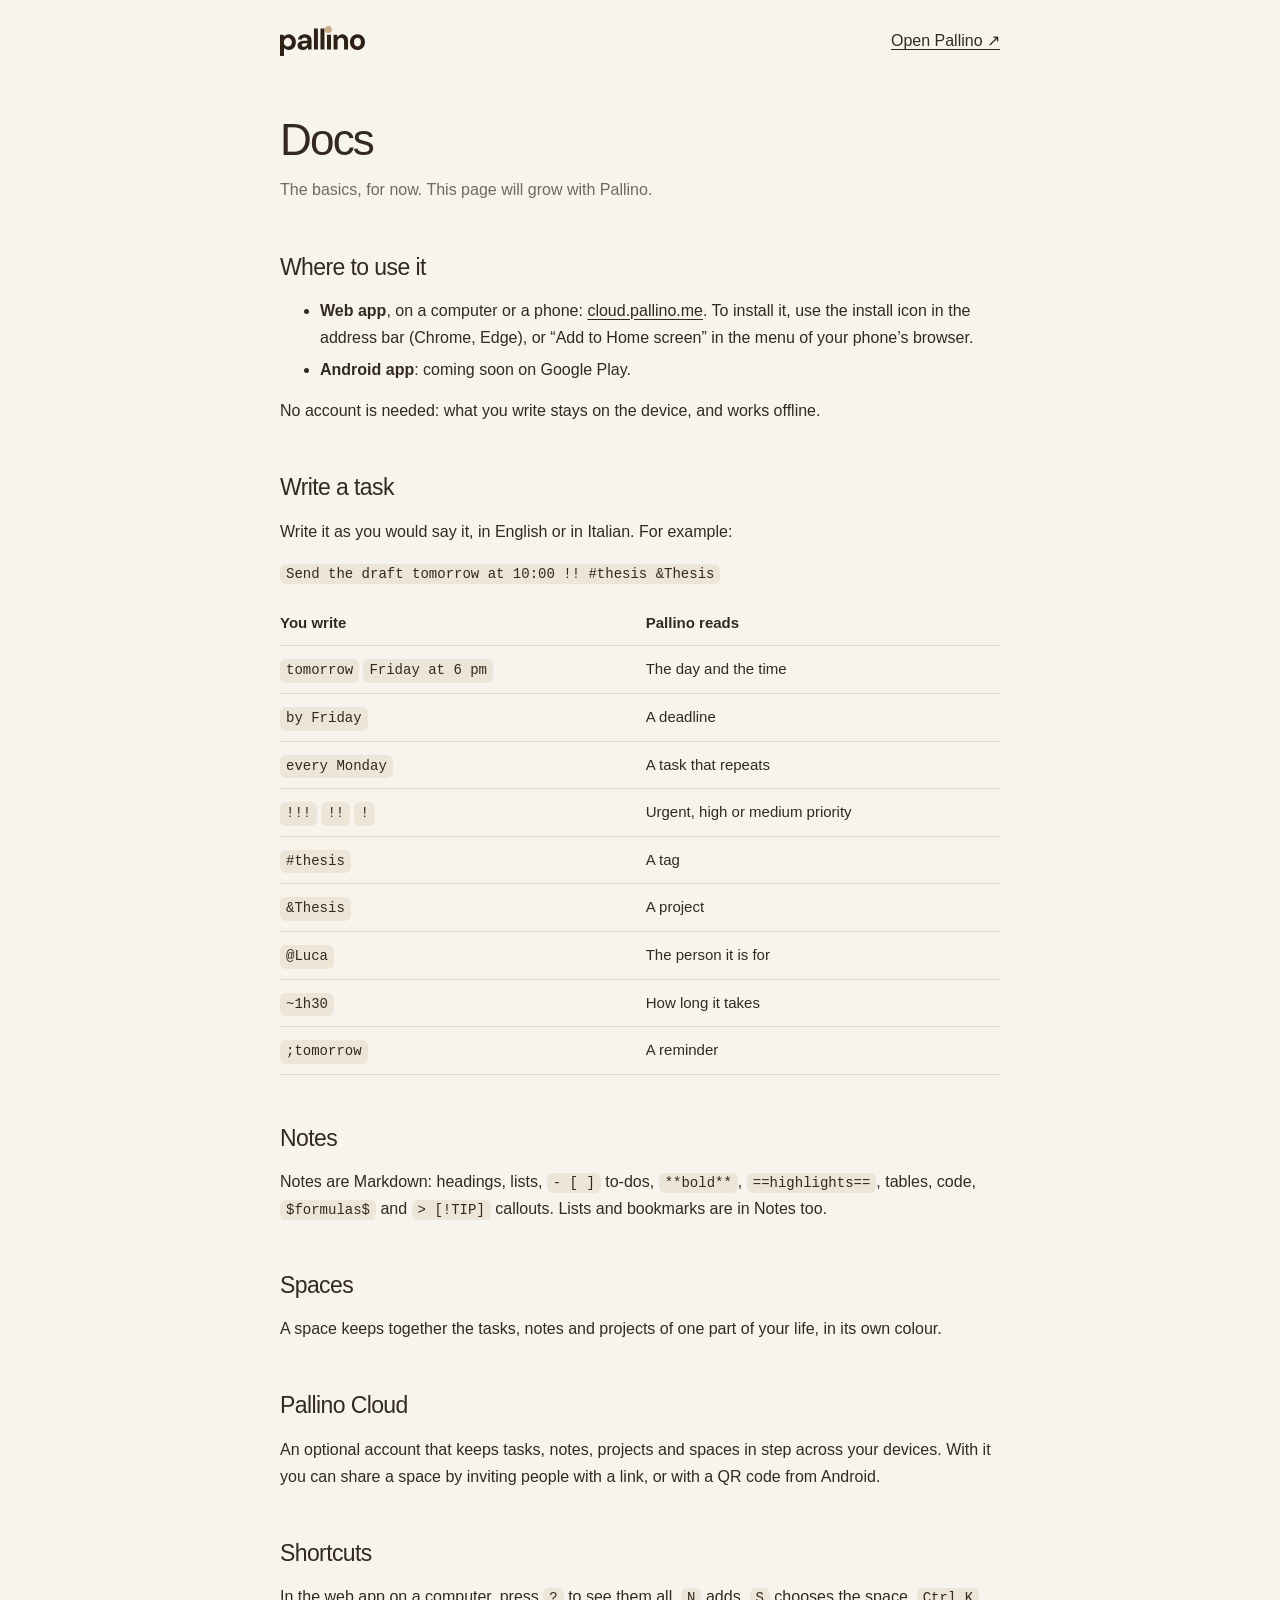
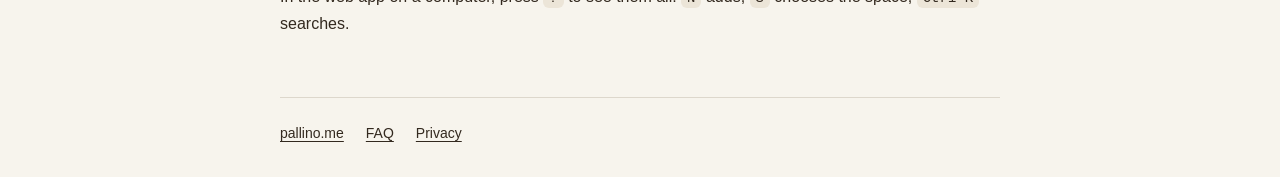
<file: docs/index.html>
<!doctype html>
<html lang="en">
<head>
  <meta charset="utf-8">
  <meta name="viewport" content="width=device-width, initial-scale=1">
  <meta name="theme-color" content="#f7f4ed">
  <meta name="description" content="The basics of Pallino: where to use it, how to write a task, notes, spaces and Pallino Cloud.">
  <title>Docs · Pallino</title>
  <link rel="canonical" href="https://pallino.me/docs/">
  <link rel="icon" href="../assets/favicon.ico" sizes="any">
  <link rel="icon" href="../assets/favicon.svg" type="image/svg+xml">
  <link rel="apple-touch-icon" href="../assets/apple-touch-icon.png">
  <style>
    :root{--cream:#f7f4ed;--ink:#33291f;--muted:#71685e;--line:#ddd7cc}
    *{box-sizing:border-box}
    body{margin:0;background:var(--cream);color:var(--ink);font:16px/1.7 Arial,Helvetica,sans-serif;-webkit-font-smoothing:antialiased}
    header,main,footer{width:min(720px,calc(100% - 40px));margin-inline:auto}
    header{display:flex;justify-content:space-between;align-items:center;padding:26px 0}
    header img{display:block;height:30px;width:auto}
    a{color:inherit;text-underline-offset:3px}
    a:focus-visible{outline:3px solid #2f5fd0;outline-offset:4px}
    h1{font-size:44px;line-height:1.1;letter-spacing:-1.8px;font-weight:500;margin:34px 0 12px}
    h2{font-size:23px;letter-spacing:-.6px;font-weight:500;margin:44px 0 10px}
    p,ul{margin:0 0 14px}
    li{margin-bottom:5px}
    .muted{color:var(--muted)}
    .table{overflow-x:auto}
    table{width:100%;border-collapse:collapse;font-size:15px}
    th,td{text-align:left;padding:10px 14px 10px 0;border-bottom:1px solid var(--line);vertical-align:top}
    code,kbd{font:14px/1.4 ui-monospace,SFMono-Regular,Menlo,monospace;background:#ece5d8;border-radius:6px;padding:2px 6px}
    td code,kbd{white-space:nowrap}
    td code{display:inline-block}
    footer{margin-top:60px;padding:24px 0 40px;border-top:1px solid var(--line);font-size:14px;display:flex;gap:22px;flex-wrap:wrap}
  </style>
</head>
<body>
<header>
  <a href="../" aria-label="Pallino, home"><img src="../assets/wordmark.svg" alt="pallino" width="85" height="30"></a>
  <a href="https://cloud.pallino.me/">Open Pallino ↗</a>
</header>
<main>
  <h1>Docs</h1>
  <p class="muted">The basics, for now. This page will grow with Pallino.</p>

  <h2>Where to use it</h2>
  <ul>
    <li><b>Web app</b>, on a computer or a phone: <a href="https://cloud.pallino.me/">cloud.pallino.me</a>. To install it, use the install icon in the address bar (Chrome, Edge), or “Add to Home screen” in the menu of your phone’s browser.</li>
    <li><b>Android app</b>: coming soon on Google Play.</li>
  </ul>
  <p>No account is needed: what you write stays on the device, and works offline.</p>

  <h2>Write a task</h2>
  <p>Write it as you would say it, in English or in Italian. For example:</p>
  <p><code>Send the draft tomorrow at 10:00 !! #thesis &amp;Thesis</code></p>
  <div class="table"><table>
    <thead><tr><th>You write</th><th>Pallino reads</th></tr></thead>
    <tbody>
      <tr><td><code>tomorrow</code> <code>Friday at 6 pm</code></td><td>The day and the time</td></tr>
      <tr><td><code>by Friday</code></td><td>A deadline</td></tr>
      <tr><td><code>every Monday</code></td><td>A task that repeats</td></tr>
      <tr><td><code>!!!</code> <code>!!</code> <code>!</code></td><td>Urgent, high or medium priority</td></tr>
      <tr><td><code>#thesis</code></td><td>A tag</td></tr>
      <tr><td><code>&amp;Thesis</code></td><td>A project</td></tr>
      <tr><td><code>@Luca</code></td><td>The person it is for</td></tr>
      <tr><td><code>~1h30</code></td><td>How long it takes</td></tr>
      <tr><td><code>;tomorrow</code></td><td>A reminder</td></tr>
    </tbody>
  </table></div>

  <h2>Notes</h2>
  <p>Notes are Markdown: headings, lists, <code>- [ ]</code> to-dos, <code>**bold**</code>, <code>==highlights==</code>, tables, code, <code>$formulas$</code> and <code>&gt; [!TIP]</code> callouts. Lists and bookmarks are in Notes too.</p>

  <h2>Spaces</h2>
  <p>A space keeps together the tasks, notes and projects of one part of your life, in its own colour.</p>

  <h2>Pallino Cloud</h2>
  <p>An optional account that keeps tasks, notes, projects and spaces in step across your devices. With it you can share a space by inviting people with a link, or with a QR code from Android.</p>

  <h2>Shortcuts</h2>
  <p>In the web app on a computer, press <kbd>?</kbd> to see them all. <kbd>N</kbd> adds, <kbd>S</kbd> chooses the space, <kbd>Ctrl K</kbd> searches.</p>
</main>
<footer>
  <a href="../">pallino.me</a>
  <a href="../#faq">FAQ</a>
  <a href="../#privacy">Privacy</a>
</footer>
</body>
</html>
</file>
<file: styles.css>
:root{--cream:#f7f4ed;--ink:#33291f;--muted:#71685e;--beige:#cbae8b;--brown:#2e2014;--notte:#3b2f25;--line:#ddd7cc;--lime:#e4ed9c;--orange:#e87647}*{box-sizing:border-box}html{scroll-behavior:smooth;scroll-padding-top:100px}body{margin:0;background:var(--cream);color:var(--ink);font-family:Arial,Helvetica,sans-serif;-webkit-font-smoothing:antialiased}a{color:inherit;text-decoration:none}button{font:inherit;color:inherit;cursor:pointer}button,a{-webkit-tap-highlight-color:transparent}button:focus-visible,a:focus-visible,summary:focus-visible,[tabindex="0"]:focus-visible{outline:3px solid #2f5fd0;outline-offset:5px}button{border:0}svg{width:24px;height:24px;fill:none;stroke:currentColor;stroke-width:1.6;stroke-linecap:round;stroke-linejoin:round}.svg-library{position:absolute;width:0;height:0;overflow:hidden}.wrap{width:min(1280px,calc(100% - 112px));margin-inline:auto}.brand{display:inline-flex;align-items:center;gap:10px}.brand-app-icon{display:block;width:40px;height:40px;flex-shrink:0}.brand-wordmark{display:block;height:32px;width:auto;aspect-ratio:2883/1021}.header nav{display:flex;gap:32px;font-size:14.5px;font-weight:600}.header nav a{position:relative;padding-block:12px}.header nav a:after{content:"";height:1px;background:var(--ink);position:absolute;bottom:5px;left:0;width:0;transition:width .25s}.header nav a:hover:after{width:100%}.button{display:inline-flex;align-items:center;justify-content:center;gap:16px;border-radius:100px;transition:transform .25s,box-shadow .25s}.button:hover{transform:translateY(-3px);box-shadow:0 8px 0 #33291f18}.dark{background:var(--ink);color:#fffdf7}.small{padding:14px 21px;font-size:13.5px;font-weight:600}.small svg{width:17px;height:17px}.hero{position:relative;display:grid;grid-template-columns:1fr 1fr;min-height:730px;padding-top:63px;padding-bottom:92px;align-items:center}.eyebrow{font-size:12px;letter-spacing:1.65px;font-weight:700;display:flex;align-items:center;gap:9px;margin:0 0 25px}.status-dot{height:7px;width:7px;background:var(--orange);border-radius:50%;box-shadow:0 0 0 4px #e8764716}h1{font-size:clamp(66px,6.8vw,98px);line-height:1.015;letter-spacing:-5.8px;font-weight:500;margin:0 0 30px}.serif{font-family:Georgia,'Times New Roman',serif;font-weight:400;font-style:italic;letter-spacing:-.06em}.heading-dot{width:.14em;height:.14em;background:var(--orange);display:inline-block;border-radius:50%;margin-left:.08em}.lead{font-size:17px;line-height:1.8;color:var(--muted);margin-bottom:29px}.hero-actions{display:flex;align-items:center;gap:25px}.store-link{padding:13px 24px;gap:12px}.store-link>svg:first-child{width:24px;stroke-width:1.5}.store-link span{font-size:21px;letter-spacing:-.5px;line-height:1.15}.store-link small{display:block;font-size:10px;letter-spacing:1.4px;margin-bottom:4px}.store-link .store-arrow{width:18px;margin-left:12px}.text-link{font-size:13.5px;font-weight:600}.text-link span{margin-left:10px;font-size:19px}.hero-footnote{font-size:12px;color:var(--muted);margin-top:20px;display:flex;gap:7px;align-items:center}.tiny-android{font-size:17px}.hero-stage{height:590px;position:relative;display:grid;place-items:center;perspective:1000px}.hero-disc{position:absolute;width:430px;height:430px;background:#e9dfcd;border-radius:50%;top:80px;left:50%;transform:translateX(-50%)}.orbit{position:absolute;border:1px solid #dcd4c5;border-radius:50%;width:540px;height:360px;transform:rotate(-38deg)}.orbit-two{transform:rotate(39deg);width:495px;height:490px;border-style:dashed;opacity:.6}.screenshot-open{display:block;width:100%;height:100%;padding:0;background:none;border:0;cursor:zoom-in;position:relative}.screenshot-open:focus-visible{outline-offset:-5px;border-radius:inherit;z-index:2}#dynamic-screen{height:100%;display:block}.floating-label{position:absolute;z-index:5;background:#fffdf6;border:1px solid #e4dccf;box-shadow:0 8px 25px #473a2910;animation:label-float 6s ease-in-out infinite}.label-top{top:70px;right:-8px;padding:13px 19px;border-radius:13px;font-size:13.5px;transform:rotate(7deg);display:flex;align-items:center;gap:9px}.label-tick{border-radius:50%;background:var(--lime);width:23px;height:23px;display:grid;place-items:center}.label-bottom{left:-13px;bottom:73px;transform:rotate(-7deg);padding:17px 21px;border-radius:15px;display:flex;gap:12px;align-items:center;font-size:12.5px;line-height:1.7;animation-delay:-3s}.label-bottom svg{color:#71924a;width:30px;height:30px}.label-bottom b{font-weight:500;color:var(--muted)}.decor{position:absolute;z-index:2}.star-decor{color:var(--orange);font-size:95px;left:10px;top:18px;animation:spin 40s linear infinite}.little-dot{background:var(--lime);height:34px;width:34px;right:-2px;bottom:70px;border-radius:50%}.stage-note{position:absolute;bottom:-11px;right:60px;font-family:Georgia,serif;font-style:italic;font-size:14.5px;color:var(--muted);transform:rotate(-4deg)}.scroll-hint{position:absolute;bottom:28px;left:0;font-size:23px;display:flex;align-items:center;gap:18px}.scroll-hint span{font-size:10px;letter-spacing:1.6px}.ticker{background:var(--lime);border-block:1px solid #33291f14;overflow:hidden;padding:23px 0}.ticker-track{display:flex;gap:40px;align-items:center;width:max-content;animation:marquee 45s linear infinite}.ticker span{font-size:17px;letter-spacing:-.4px}.ticker i{font-size:24px;font-style:normal}.section{padding-block:112px}.section-heading{margin-bottom:46px}.section-heading:has(>.color-picker){display:flex;justify-content:space-between;align-items:flex-end;gap:28px 40px;flex-wrap:wrap}.section-heading h2,h2{font-weight:500;font-size:clamp(36px,4vw,55px);line-height:1.12;letter-spacing:-2.4px;margin:0 0 22px}.section-heading>p:last-child{font-size:15px;line-height:1.8;color:var(--muted)}.feature-grid{display:grid;grid-template-columns:repeat(3,1fr);gap:18px}.feature-card{border-radius:19px;min-height:450px;padding:29px 27px 22px;overflow:hidden;display:flex;flex-direction:column;transition:transform .3s}.feature-card:hover{transform:translateY(-6px)}.capture-card{background:#e9dfcf}.notes-card{background:#e8ebdf}.focus-card{background:#332e29;color:#f9f5ec}.card-meta{display:flex;align-items:center;justify-content:space-between;margin-bottom:30px}.card-meta span{font-size:10px;letter-spacing:1.3px}.card-meta svg{width:19px;height:19px}.feature-card h3{font-size:31px;line-height:1.15;font-weight:500;letter-spacing:-1.1px;margin:0 0 15px}.feature-card>p{font-size:13.5px;line-height:1.8;max-width:270px;margin:0;color:#6b6258}.focus-card>p{color:#c8c0b5}.card-caption{font-size:10.5px;display:block;margin-top:auto;padding-top:24px;opacity:.65}.demo-task[aria-pressed=true] .app-section{padding-block:100px 45px;background:#ede7dc;overflow:hidden}.app-section-top{display:flex;justify-content:space-between;align-items:flex-end}.app-section-top>p{font-size:14.5px;line-height:1.8;margin-bottom:29px;color:var(--muted)}.showcase-tabs{display:flex;border-bottom:1px solid #cfc7ba;margin-top:28px;flex-wrap:wrap}.showcase-tabs button{padding:20px 35px 20px 0;margin-right:40px;display:flex;gap:15px;background:none;color:#786c5e;font-size:12px;position:relative}.showcase-tabs button span{font-size:15px}.showcase-tabs button[aria-selected=true]{color:var(--ink)}.showcase-tabs button[aria-selected=true]:after{content:'';position:absolute;bottom:-1px;left:0;right:0;height:3px;background:var(--ink)}.showcase{display:grid;grid-template-columns:1fr 1fr;align-items:center;min-height:690px;gap:70px}.showcase-copy{padding-left:50px;position:relative}.showcase-copy h3{position:relative;font-size:43px;font-weight:500;line-height:1.15;letter-spacing:-1.8px;margin:20px 0}.showcase-copy>p{position:relative;max-width:355px;font-size:14.5px;line-height:1.9;color:var(--muted)}.showcase-copy ul{padding:12px 0 0;list-style:none;font-size:12.5px;line-height:2.6}.showcase-copy li:before{content:'✓';margin-right:10px;color:#6b7e45}.showcase-device{position:relative;display:grid;place-items:center;height:620px}.showcase-ring{border:1px solid #cdc3b1;position:absolute;width:440px;height:440px;border-radius:50%}.showcase-ring:before{content:'';position:absolute;width:350px;height:350px;inset:44px;border:1px dashed #d2c7b4;border-radius:50%}.showcase-spark{position:absolute;font-size:70px;color:#c4ad87;top:60px;right:10px;animation:spin 45s linear infinite}.device-annotation{position:absolute;bottom:15px;left:0;font-family:Georgia,serif;font-style:italic;font-size:17px;transform:rotate(-7deg)}.device-annotation span{font-size:32px;margin-left:15px}.preview-note{text-align:center;font-size:10.5px;color:#7d7367;line-height:1.6}.gallery-heading{display:flex;justify-content:space-between;align-items:flex-end;gap:30px;margin-bottom:35px}.gallery-heading>p{font-size:13.5px;color:var(--muted);margin-bottom:27px}.gallery-item{margin:0;min-width:0}.image-zoom{position:absolute;bottom:15px;right:12px;background:#f7f4ed;color:var(--ink);width:32px;height:32px;border:1px solid #33291f20;border-radius:50%;display:grid;place-items:center;font-size:19px;box-shadow:0 2px 12px #33291f30;opacity:0;transition:opacity .2s}.gallery-item h3{font-size:17px;font-weight:500;letter-spacing:-.5px;margin:24px 0 9px}.gallery-item p{font-size:12.5px;line-height:1.7;color:var(--muted);margin:0}.screen-gallery-section+.extras-section{padding-top:0}.extras-grid{display:grid;grid-template-columns:repeat(4,1fr);gap:38px;border-top:1px solid var(--line);padding-top:35px}.extras-grid h3{font-size:17px;font-weight:500;letter-spacing:-.4px}.extras-grid p{color:var(--muted);font-size:13.5px;line-height:1.9}.privacy-section{background:#e8ebdf;display:grid;grid-template-columns:1fr 1fr;align-items:center;padding:65px 70px;gap:65px;border-radius:22px}.privacy-section>div>p:not(.eyebrow){font-size:14.5px;line-height:1.9;max-width:410px;color:#606653}.privacy-tags{display:flex;gap:17px;margin-top:25px;font-size:12px;color:#535f42;flex-wrap:wrap}.privacy-art{height:300px;position:relative;display:flex;justify-content:center;align-items:center}.privacy-orbit{height:285px;width:285px;position:absolute;border:1px solid #c9d0b7;border-radius:50%;transform:rotate(-30deg)}.privacy-orbit:after{content:'';width:320px;height:180px;border:1px solid #c9d0b7;border-radius:50%;position:absolute;inset:50px -19px}.privacy-mascot{width:148px;height:148px;position:relative;transform:rotate(-10deg);filter:drop-shadow(0 20px 30px #3b2f2530);animation:face-wiggle 8s ease-in-out infinite}.privacy-star{position:absolute;left:15px;top:20px;font-size:70px;color:#899b65}.lock-badge{position:absolute;right:27px;bottom:15px;background:#f8faee;border:1px solid #d4dbc5;height:65px;width:65px;border-radius:50%;display:grid;place-items:center;transform:rotate(10deg)}.lock-badge svg{height:26px;width:26px}.faq-section{display:grid;grid-template-columns:.9fr 1.1fr;gap:80px}.faq-section h2{font-size:42px}.faq-list details{border-bottom:1px solid var(--line)}summary{list-style:none;display:flex;align-items:center;justify-content:space-between;gap:20px;padding:23px 0;font-size:14.5px;cursor:pointer}summary::-webkit-details-marker{display:none}summary span{font-size:23px;font-weight:300;transition:transform .3s}details[open] summary span{transform:rotate(45deg)}details p{font-size:13.5px;color:var(--muted);line-height:1.9;margin:0 30px 23px 0}.download-section{background:var(--beige);overflow:hidden}.download-inner{padding-block:82px;display:flex;flex-direction:column;align-items:center;text-align:center;position:relative}.download-inner h2{font-size:clamp(55px,6.8vw,90px);letter-spacing:-4px;margin-bottom:20px}.download-inner>p:not(.eyebrow){font-size:15px;color:#5e4b37;margin:0 0 29px}.download-dot{width:13px;height:13px;background:#fff4e6;display:inline-block;border-radius:50%;margin-left:4px}.download-platform{font-size:10.5px;margin-top:20px;color:#69543e}.download-flower{position:absolute;font-size:210px;color:#b69a77;left:10px;top:115px;animation:spin 70s linear infinite}.download-inner:after{content:'';position:absolute;right:-40px;bottom:-85px;width:290px;height:290px;border:1px solid #ead3b7;border-radius:50%;pointer-events:none}.footer{display:flex;align-items:center;gap:40px;padding-block:34px;flex-wrap:wrap}.footer .brand-app-icon{width:34px;height:34px}.footer .brand-wordmark{height:27px}.footer>span{font-size:12px;color:var(--muted);margin-right:auto}.footer>a:not(.brand),.footer small{font-size:10.5px}.footer small{color:var(--muted)}.motion-toggle{position:fixed;right:18px;bottom:18px;z-index:20;height:35px;width:35px;border:1px solid #a69b8960;border-radius:50%;background:#fcfaf1e8;backdrop-filter:blur(8px);box-shadow:0 2px 6px #33291f10;font-size:15px}.skip{position:fixed;top:-60px;left:15px;z-index:50;padding:14px;background:var(--ink);color:white}.skip:focus{top:10px}.screenshot-dialog{border:1px solid #ffffff30;background:#f7f4ed;color:var(--ink);padding:20px 40px 15px;border-radius:20px;max-width:calc(100vw - 28px);max-height:calc(100dvh - 28px);overflow:auto;box-shadow:0 20px 100px #0008}.screenshot-dialog::backdrop{background:#201a16d9;backdrop-filter:blur(9px)}.viewer-image{height:auto;width:auto;max-width:100%;max-height:calc(100dvh - 125px);display:block;margin:auto;border-radius:10px}.viewer-caption{font-size:12.5px;text-align:center;line-height:1.6;max-width:360px;margin:13px auto 0}.viewer-close{position:absolute;right:7px;top:7px;background:#e5dfd3;border-radius:50%;height:29px;width:29px;font-size:23px;line-height:25px;z-index:1}.viewer-open{overflow:hidden}.js-motion .reveal{opacity:0;transform:translateY(25px);transition:opacity .75s,transform .75s}.js-motion .reveal.visible{opacity:1;transform:translateY(0)}.motion-paused *{animation-play-state:paused!important}.motion-paused{scroll-behavior:auto}.motion-paused .reveal{opacity:1;transform:none;transition:none}.panel-enter{animation:panel-in .4s ease both}.motion-paused .panel-enter{animation:none!important}@keyframes panel-in{from{opacity:.3;transform:translateY(9px)}to{opacity:1;transform:translateY(0)}}@keyframes phone-float{0%,100%{transform:translateY(0) rotate(8deg)}50%{transform:translateY(-14px) rotate(6deg)}}@keyframes label-float{50%{translate:0 -10px}}@keyframes face-wiggle{50%{transform:translateY(-10px) rotate(-5deg)}}@keyframes spin{to{rotate:360deg}}@keyframes marquee{to{transform:translateX(-50%)}}
@media(min-width:1500px){.hero{min-height:810px}.hero-stage{height:620px}}
@media(max-width:1100px){.wrap{width:calc(100% - 70px)}.header nav{gap:20px}.hero{gap:15px;padding-top:40px}h1{font-size:76px;letter-spacing:-4.8px}.hero-disc{width:340px;height:340px;top:125px}.orbit{width:420px;height:310px}.orbit-two{width:390px;height:430px}.label-top{right:-10px;font-size:12px;padding:10px}.label-bottom{left:-20px;font-size:12px;padding:12px}.star-decor{left:0;font-size:70px}.hero-actions{gap:17px}.store-link{padding:12px 19px}.store-link span{font-size:18px}.stage-note{right:10px}.feature-card{padding:25px 20px}.feature-card h3{font-size:28px}.showcase{gap:20px}.showcase-copy{padding-left:10px}.showcase-ring{width:350px;height:350px}.showcase-ring:before{width:280px;height:280px;inset:34px}.privacy-section{padding:45px;gap:30px}.extras-grid{gap:25px}.privacy-tags{gap:10px}.download-flower{font-size:150px;left:-30px}}
@media(max-width:800px){.header nav{display:none}.hero{grid-template-columns:1fr;min-height:auto;text-align:center;padding-top:42px;padding-bottom:75px}.hero-copy .eyebrow{justify-content:center;font-size:10px}.hero h1{font-size:83px;letter-spacing:-5px}.lead{font-size:16px}.hero-actions,.hero-footnote{justify-content:center}.hero-stage{height:600px;width:min(480px,100%);margin:35px auto 0}.hero-disc{width:390px;height:390px;top:90px}.orbit{width:470px;height:340px}.orbit-two{width:430px;height:450px}.label-top{right:0;top:90px}.label-bottom{left:-5px;bottom:80px}.star-decor{left:15px}.little-dot{right:30px}.stage-note{right:15px;bottom:-3px}.scroll-hint{bottom:21px}.feature-grid{grid-template-columns:1fr}.feature-card{min-height:405px;padding:28px 30px;position:relative}.feature-card>p{max-width:360px}.card-caption{padding-top:20px}.section{padding-block:75px}.app-section{padding-top:70px}.app-section-top{display:block}.app-section-top>p{margin-top:0}.showcase{grid-template-columns:1fr;gap:10px}.showcase-copy{padding:40px 15px 0}.showcase-copy h3{font-size:36px}.showcase-copy>p{max-width:100%}.showcase-copy ul{margin-top:0}.showcase-device{height:640px}.showcase-spark{right:35px}.device-annotation{left:5px;bottom:5px}.showcase-tabs button{margin-right:18px;padding-right:20px}.gallery-heading{display:block}.gallery-heading>p{margin-bottom:0}.extras-grid{grid-template-columns:1fr 1fr;gap:25px 35px}.privacy-section{grid-template-columns:1fr;padding:30px 35px 45px;gap:15px}.privacy-art{height:260px}.privacy-orbit{height:235px;width:235px}.privacy-orbit:after{width:270px;height:150px;inset:40px -19px}.privacy-star{left:calc(50% - 155px)}.lock-badge{right:calc(50% - 140px)}.faq-section{grid-template-columns:1fr;gap:15px}.download-flower{font-size:110px;top:35px;left:-45px}.download-inner h2{font-size:72px}.footer{gap:25px}.footer>span{width:calc(100% - 160px);margin:0}.footer>a:not(.brand){margin-right:auto}.preview-note{margin-top:20px}}
@media(max-width:480px){.wrap{width:calc(100% - 40px)}.brand{gap:8px}.brand-app-icon{width:34px;height:34px}.brand-wordmark{height:26px}.small{font-size:12px;padding:12px 14px;gap:8px}.small svg{width:14px}.hero{padding-top:35px}.hero h1{font-size:69px;letter-spacing:-4px}.hero-copy .eyebrow{font-size:9px;letter-spacing:1.1px;gap:6px}.lead{font-size:14.5px}.hero-actions{gap:19px}.store-link{padding:12px 17px;gap:9px}.store-link span{font-size:17px}.store-link .store-arrow{display:none}.text-link{font-size:12px}.hero-stage{height:570px;margin-top:40px}.hero-phone .hero-disc{width:300px;height:300px;top:125px}.orbit{width:350px;height:300px}.orbit-two{width:335px;height:380px}.floating-label{z-index:5}.label-top{right:-9px;top:45px;font-size:10.5px;padding:9px 12px}.label-bottom{left:-10px;bottom:55px;font-size:10.5px;padding:11px 12px}.label-bottom svg{width:24px}.little-dot{right:0;bottom:40px;width:22px;height:22px}.star-decor{left:0;top:15px;font-size:62px}.stage-note{font-size:13.5px;bottom:-6px}.ticker{padding-block:18px}.ticker span{font-size:16px}.ticker-track{gap:28px}.section-heading h2,h2{font-size:35px;letter-spacing:-1.5px}.section-heading .eyebrow,.eyebrow{font-size:10px;letter-spacing:1.3px}.feature-card{padding:25px;min-height:420px}.feature-card h3{font-size:30px}.feature-card>p{font-size:13.5px}.showcase-tabs{justify-content:space-between}.showcase-tabs button{margin:0;padding-right:10px;gap:8px}.showcase-tabs button span{font-size:13.5px}.showcase-copy{padding-inline:0}.showcase-device{height:635px}.showcase-ring{width:300px;height:300px}.showcase-ring:before{width:240px;height:240px;inset:29px}.showcase-spark{font-size:60px;right:-4px;top:35px}.device-annotation{font-size:15px}.gallery-item h3{font-size:16px;margin-top:17px}.gallery-item p{font-size:12px}.screenshot-dialog{padding:40px 15px 15px}.viewer-image{max-height:calc(100dvh - 150px)}.viewer-caption{font-size:12px}.image-zoom{opacity:1;width:25px;height:25px;font-size:16px;bottom:9px;right:8px}.extras-grid{gap:25px}.extras-grid h3{font-size:16px}.extras-grid p{font-size:12.5px}.privacy-section{padding:25px 25px 35px}.privacy-section>div>p:not(.eyebrow){font-size:13.5px}.privacy-tags{font-size:10.5px}.faq-section h2{font-size:34px}summary{font-size:13.5px}.download-inner{padding-block:70px}.download-inner h2{font-size:62px;letter-spacing:-3px}.download-inner>p:not(.eyebrow){font-size:13.5px}.download-flower{font-size:85px;left:-38px;top:28px}.download-inner:after{width:150px;height:150px;right:-60px;bottom:-60px}.footer{gap:23px 17px}.footer>span{font-size:10.5px;width:calc(100% - 145px)}.motion-toggle{height:30px;width:30px;right:10px;bottom:10px}}
@media(prefers-reduced-motion:reduce){html{scroll-behavior:auto}*,*:before,*:after{animation:none!important;transition:none!important}.js-motion .reveal{opacity:1;transform:none}}

/* ───────────────────────── Space theme (mirrors the app's Colors.kt) ───────────────────────── */
:root{--space:#2f5fd0;--space-pale:#dce6fb;--space-bg:#f4f7fe;--space-ink:#14307a}
.lead{font-size:17px}
.space-dot{width:9px;height:9px;border-radius:50%;background:var(--space);display:inline-block;flex-shrink:0;transition:background-color .4s}

/* Space colour picker */
.color-picker{display:flex;align-items:center;gap:18px;flex-wrap:wrap}
.picker-label{font-size:11.5px;letter-spacing:1.5px;font-weight:700;color:var(--muted)}
.picker-label b{color:var(--space);transition:color .4s}
.swatch-group{display:flex;gap:12px}
.swatch{--c:#2f5fd0;width:34px;height:34px;border-radius:50%;background:var(--c);position:relative;box-shadow:inset 0 0 0 1px #ffffff55,0 3px 8px -3px var(--c);transition:transform .25s cubic-bezier(.3,1.6,.5,1),box-shadow .25s}
.swatch.blue{--c:#2f5fd0}.swatch.orange{--c:#b25400}.swatch.pink{--c:#b3135f}.swatch.green{--c:#1b7f3b}.swatch.purple{--c:#6a3fc8}
.swatch:hover{transform:scale(1.14)}
.swatch.active{transform:scale(1.1);box-shadow:0 0 0 3px var(--cream),0 0 0 5px var(--c),0 6px 14px -4px var(--c)}
.swatch.active:after{content:"";position:absolute;inset:0;margin:auto;width:7px;height:7px;border-radius:50%;background:#fff}
.showcase-copy .color-picker{flex-direction:column;align-items:flex-start;gap:14px;margin-top:30px}

/* App-style blocks */
.app-block{margin-top:26px;border-radius:22px;transition:background-color .45s,color .45s,border-color .45s}
.app-block svg{width:1.15em;height:1.15em;stroke-width:2}
.capture-block{background:var(--space);color:#fff;padding:14px 16px 18px;box-shadow:0 18px 30px -18px var(--space)}
.capture-block-bar{display:flex;align-items:center;justify-content:space-between;gap:8px;margin-bottom:22px}
.space-selector-pill{display:inline-flex;align-items:center;gap:4px;padding:7px 8px 7px 14px;border-radius:100px;border:1px solid #ffffff55;background:#ffffff1f;font-size:13px;font-weight:600}
.space-selector-pill svg{width:16px;height:16px}
.mode-segments{display:inline-flex;align-items:center;padding:3px;border-radius:100px;background:#ffffff26;font-size:12.5px}
.mode-segments>*{display:inline-flex;align-items:center;gap:5px;padding:6px 9px;border-radius:100px}
.mode-segments b{background:#fff;color:var(--space);font-weight:600;transition:color .4s}
.mode-segments svg{width:15px;height:15px}
.sentence-demo{font-size:23px;line-height:1.38;font-weight:500;letter-spacing:-.4px;margin:0 0 20px}
.sentence-demo>span:after{content:"";display:inline-block;width:2px;height:1em;margin-left:3px;vertical-align:-.12em;background:#fff;animation:caret 1.1s steps(1) infinite}
.sentence-demo em{font-style:normal;background:#ffffff2e;border-radius:6px;padding:0 4px}
.sentence-demo strong{font-weight:700;background:#ffffff2e;border-radius:6px;padding:0 4px}
.sentence-demo u,.sentence-demo b{text-decoration:none;font-weight:600;background:#ffffff2e;border-radius:6px;padding:0 4px;color:inherit}
.demo-chips{display:flex;flex-wrap:wrap;gap:6px}
.demo-chips span{display:inline-flex;align-items:center;gap:5px;padding:6px 11px;border-radius:100px;background:#ffffff26;font-size:12.5px;font-weight:600;letter-spacing:0}
.demo-chips svg{width:13px;height:13px;stroke-width:2.6}
.demo-chips i{font-style:normal}

.note-card-demo{background:var(--space-pale);color:var(--space-ink);padding:18px 18px 16px;display:flex;flex-direction:column;gap:12px}
.note-card-head{display:flex;justify-content:space-between;align-items:center}
.note-card-head b{font-size:17px;font-weight:700;letter-spacing:-.3px}
.pin-icon{width:17px!important;height:17px!important;opacity:.8}
.note-card-list{margin:0;padding-left:18px;font-size:14px;line-height:1.55}
.note-card-list li::marker{color:var(--space)}
.note-card-list mark{background:#ffe066;color:#33291f;padding:0 4px;border-radius:4px}
.note-card-todo{display:flex;align-items:flex-start;gap:9px;font-size:14px;line-height:1.45}
.todo-box{width:15px;height:15px;margin-top:2px;border:2px solid var(--space);border-radius:4px;flex-shrink:0}
.note-card-tags{display:flex;gap:6px;flex-wrap:wrap}
.note-card-tags span{background:#ffffffa6;color:var(--space-ink);font-size:12px;font-weight:600;padding:4px 10px;border-radius:100px}
.note-card-space{display:flex;align-items:center;gap:7px;font-size:12.5px;font-weight:600}

.focus-surface{background:#fffdfa;color:#26211d;padding:18px 16px 16px;border:1px solid #ffffff22}
.focus-label{display:block;font-size:12.5px;color:#6a6258;margin-bottom:12px}
.focus-label b{color:#26211d;font-weight:700;margin-right:6px;font-size:14px}
.demo-task{display:flex;align-items:center;gap:11px;width:100%;text-align:left;padding:13px 12px;border-radius:16px;background:var(--space-bg);border:1px solid var(--space-pale);transition:background-color .4s,border-color .4s,transform .2s;color:inherit}
.demo-task:hover{transform:translateY(-2px)}
.task-rank{font-size:12.5px;font-weight:700;color:#8a8278;width:10px;flex-shrink:0}
.check-circle{width:24px;height:24px;border:2px solid var(--space);border-radius:50%;flex-shrink:0;display:grid;place-items:center;color:transparent;transition:background-color .3s,border-color .4s,color .2s}
.check-circle svg{width:13px;height:13px;stroke-width:3}
.demo-task[aria-pressed=true] .check-circle{background:var(--space);color:#fff}
.demo-task[aria-pressed=true] .demo-task-title{text-decoration:line-through;opacity:.55}
.demo-task-body{display:flex;flex-direction:column;gap:8px;min-width:0}
.demo-task-title{font-size:15px;font-weight:600;line-height:1.3;letter-spacing:-.2px}
.reason-pills{display:flex;flex-wrap:wrap;gap:5px}
.reason-pills>*{font-size:11.5px;font-weight:600;font-style:normal;padding:3px 9px;border-radius:100px;background:#efeaf1;color:#4b4650;display:inline-flex;align-items:center;gap:5px}
.reason-pills .reason-space{background:var(--space-pale);color:var(--space-ink)}
.reason-pills>span:nth-of-type(1){background:#fde4e1;color:#a3261d}
.focus-later{display:flex;flex-direction:column;gap:3px;margin-top:14px;padding-top:13px;border-top:1px solid #e9e3d9;font-size:12.5px;color:#6a6258}
.focus-later b{color:#26211d;font-size:12.5px}

/* Phone frames: hug the screenshot, whatever its aspect ratio (1080×2400 or 1080×2424) */








@keyframes caret{50%{opacity:0}}
@media(max-width:800px){
  
  .section-heading:has(>.color-picker){display:block}
  .section-heading .color-picker{margin-top:26px}
  .app-block{margin-top:22px}
  .sentence-demo{font-size:22px}
}
@media(max-width:480px){
  .hero-phone 
  .swatch{width:36px;height:36px}
  .swatch-group{gap:11px}
  
  
}

@media(max-width:800px){}
@media(max-width:800px){.desktop-break{display:none}}

/* ═════════════════════════ v2 · header, frames, polish ═════════════════════════ */
body{font-size:16px;text-rendering:optimizeLegibility}

/* Sticky header */
.site-header{position:sticky;top:0;z-index:30;transition:background-color .3s,box-shadow .3s,backdrop-filter .3s}
.site-header.scrolled{background:#f7f4edd9;backdrop-filter:saturate(1.4) blur(14px);-webkit-backdrop-filter:saturate(1.4) blur(14px);box-shadow:0 1px 0 #33291f14}
.header{height:92px;width:min(1380px,calc(100% - 80px));margin:auto;display:flex;align-items:center;justify-content:space-between;gap:24px;transition:height .3s}
.site-header.scrolled .header{height:72px}
.header nav{gap:6px}
.header nav a{padding:9px 16px;border-radius:100px;font-size:14px;transition:background-color .2s}
.header nav a:after{display:none}
.header nav a:hover{background:#33291f0f}
html{scroll-padding-top:90px}

/* Phone frame — slim Pixel-style bezel, punch-hole camera, keys on the right edge */
.phone{
  --bezel:5px;
  position:relative;flex-shrink:0;width:272px;height:auto;padding:var(--bezel);
  border-radius:16% / 7.2%;
  background:linear-gradient(150deg,#4a4540 0%,#25211e 38%,#161412 100%);
  box-shadow:0 0 0 1px #0d0c0b,inset 0 0 0 1.5px #6a635b,inset 0 0 0 3px #1c1917,0 34px 50px -24px #33291f70,0 14px 22px -14px #33291f40;
}
.phone:before,.phone:after{content:"";position:absolute;right:-3.5px;width:3.5px;border-radius:0 3px 3px 0;background:linear-gradient(90deg,#4a443e,#7a7168)}
.phone:before{top:23%;height:8.5%}
.phone:after{top:35%;height:13%}
.phone-screen{
  position:relative;display:block;overflow:hidden;line-height:0;background:#000;
  border:3px solid #050505;border-radius:calc(16% - 4px) / calc(7.2% - 4px);
  box-shadow:inset 0 0 0 1px #ffffff10;
}
.phone-screen:after{ /* punch-hole camera */
  content:"";position:absolute;z-index:3;left:50%;top:1.4%;width:4.6%;aspect-ratio:1;transform:translateX(-50%);
  border-radius:50%;background:radial-gradient(circle at 35% 35%,#2b3447 0,#0a0b10 45%,#000 100%);box-shadow:0 0 0 1.5px #000;pointer-events:none;
}
.phone-screen img{display:block;width:100%;height:auto}
.screenshot-open{border-radius:inherit}
.hero-phone{width:276px;transform:rotate(8deg);animation:phone-float 7s ease-in-out infinite}
.showcase-phone{width:286px;transform:rotate(-5deg);transition:transform .5s}
.showcase-phone:hover{transform:rotate(0deg)}

/* Gallery */
.screen-gallery{display:grid;grid-template-columns:repeat(4,minmax(0,1fr));gap:56px 32px;align-items:start}
.gallery-item .phone{width:100%;transition:transform .35s cubic-bezier(.2,.8,.3,1),box-shadow .35s}
.gallery-item:hover .phone{transform:translateY(-8px)}
.gallery-item .phone-screen:hover .image-zoom,.gallery-item .screenshot-open:focus-visible .image-zoom{opacity:1}
.image-zoom{bottom:16px;right:14px}
.gallery-item figcaption{padding:0 6px}
.gallery-item h3{font-size:19px;margin:26px 0 8px}
.gallery-item p{font-size:14px;line-height:1.6}

/* Showcase label + pill tabs */
.showcase-number{position:static;display:inline-block;font-size:12.5px;font-weight:700;letter-spacing:1.5px;text-transform:uppercase;color:var(--muted);background:#fffdf8;border:1px solid #d9d0c0;border-radius:100px;padding:7px 14px;margin-bottom:6px}
.showcase-copy{padding-left:50px}
.showcase-tabs{display:inline-flex;gap:4px;padding:5px;border:0;border-radius:100px;background:#e1d9ca;margin-top:34px}
.showcase-tabs button{margin:0;padding:12px 24px;border-radius:100px;font-size:12.5px;gap:10px;align-items:center;transition:background-color .25s,color .25s,box-shadow .25s}
.showcase-tabs button span{font-size:15px}
.showcase-tabs button:hover{color:var(--ink)}
.showcase-tabs button[aria-selected=true]{background:#fffdf8;color:var(--ink);box-shadow:0 2px 8px #33291f1f}
.showcase-tabs button[aria-selected=true]:after{display:none}
.showcase{min-height:700px}
.showcase-copy h3{font-size:46px}

/* App section as a rounded panel */
.app-section{margin-inline:18px;border-radius:44px;padding-block:96px 56px;background:linear-gradient(180deg,#ece5d8,#e9e1d2)}

/* Cards */
.feature-card{border-radius:30px;border:1px solid #33291f12;box-shadow:0 1px 0 #ffffff80 inset,0 22px 40px -30px #33291f55}
.focus-card{border-color:#ffffff10}
.feature-card:hover{transform:translateY(-6px);box-shadow:0 1px 0 #ffffff80 inset,0 32px 50px -30px #33291f66}
.feature-card>p{font-size:14.5px;max-width:300px}
.card-meta span{font-size:11.5px;letter-spacing:1.6px;font-weight:700}
.card-caption{font-size:12px}

/* Extras */
.extras-grid{gap:20px;border-top:0;padding-top:0}
.extras-grid article{background:#fffdf8;border:1px solid #33291f12;border-radius:26px;padding:28px 26px 26px;box-shadow:0 18px 34px -30px #33291f66;transition:transform .3s,box-shadow .3s}
.extras-grid article:hover{transform:translateY(-5px);box-shadow:0 26px 40px -28px #33291f66}
.extra-icon{display:grid;place-items:center;width:52px;height:52px;border-radius:16px;margin-bottom:22px;background:var(--lime);color:var(--ink)}
.extras-grid article:nth-child(2) .extra-icon{background:#f3d9c7}
.extras-grid article:nth-child(3) .extra-icon{background:#dce6fb}
.extras-grid article:nth-child(4) .extra-icon{background:#e6ddfa}
.extra-icon svg{width:24px;height:24px;stroke-width:1.8}
.extras-grid h3{font-size:19px;margin:0 0 10px;font-weight:600}
.extras-grid p{font-size:14.5px;line-height:1.7;margin:0}

/* Privacy, FAQ, download */
.privacy-section>div>p:not(.eyebrow){font-size:15.5px;max-width:460px}
.privacy-tags{font-size:13px}
.privacy-tags span{background:#fffdf8aa;border:1px solid #c9d0b7;padding:7px 13px;border-radius:100px}
.faq-list details{border:1px solid #33291f12;border-bottom:1px solid #33291f12;border-radius:20px;background:#fffdf8;margin-bottom:10px;padding:0 24px;transition:box-shadow .3s}
.faq-list details[open]{box-shadow:0 18px 34px -28px #33291f66}
.faq-list summary{padding:22px 0;font-size:16px;font-weight:600}
.faq-list details p{font-size:15px;line-height:1.75;margin:0 24px 22px 0}
.download-section{margin:0 18px;border-radius:44px}
.download-section .store-link{padding:15px 28px}

/* Text size comfort */
.eyebrow{font-size:12px}
.hero-footnote,.scroll-hint span{font-size:12px}
.footer>span{font-size:13px}.footer>a:not(.brand),.footer small{font-size:12.5px}
.showcase-copy>p{font-size:15.5px;max-width:400px}
.showcase-copy ul{font-size:14px}
.preview-note{font-size:12px}

@media(max-width:1100px){
  .header{width:calc(100% - 60px)}
  .screen-gallery{gap:44px 22px}
  .showcase-phone{width:262px}
  .extras-grid{grid-template-columns:1fr 1fr}
}
@media(max-width:900px){
  .screen-gallery{grid-template-columns:repeat(2,minmax(0,1fr));gap:44px 22px}
}
@media(max-width:800px){
  .header{height:76px}.site-header.scrolled .header{height:64px}
  .header nav{display:none}
  .showcase-tabs{display:flex;width:100%;overflow-x:auto}
  .showcase-tabs button{padding:11px 16px;flex:1;justify-content:center}
  .showcase-copy{padding:36px 15px 0}
  .showcase-copy h3{font-size:36px}
  .app-section{margin-inline:10px;border-radius:32px}
  .download-section{margin-inline:10px;border-radius:32px}
  .hero-phone,.showcase-phone{width:262px}
}
@media(max-width:480px){
  .header{width:calc(100% - 36px)}
  .phone{--bezel:4px}
  .hero-phone{width:250px}
  .showcase-phone{width:250px}
  .gallery-item h3{font-size:16px;margin-top:18px}
  .gallery-item p{font-size:12.5px}
  .screen-gallery{gap:34px 14px}
  .extras-grid{grid-template-columns:1fr}
  .showcase-tabs button{padding:10px 8px;gap:6px;font-size:11px}
  .showcase-tabs button span{font-size:13px}
  .faq-list details{padding:0 18px}
}
h1{font-size:clamp(60px,6.2vw,88px);letter-spacing:-.055em;line-height:1.02}

/* ── Mobile hardening ── */
html,body{overflow-x:clip;max-width:100%}
.hero-shell,.hero{overflow-x:clip}
.showcase-copy ul{line-height:1.5}
.showcase-copy li{padding:7px 0 7px 0;display:flex;gap:10px;align-items:baseline}
.showcase-copy li:before{margin-right:0}
@media(max-width:600px){
  .screen-gallery{display:flex;gap:18px;overflow-x:auto;scroll-snap-type:x mandatory;margin-inline:-20px;padding:6px 20px 22px;scrollbar-width:none}
  .screen-gallery::-webkit-scrollbar{display:none}
  .gallery-item{flex:0 0 66%;scroll-snap-align:center}
  .gallery-item .phone{width:100%}
  .gallery-item h3{font-size:17px}
  .gallery-item p{font-size:14px}
  .gallery-heading>p{margin-top:10px}
}
@media(max-width:480px){
  .label-top{right:4px;top:40px}
  .label-bottom{left:2px}
  .hero-stage{width:100%}
}
@media(max-width:800px){.hero h1{font-size:clamp(60px,17vw,76px);letter-spacing:-.05em}}

/* Google Play link: locked until the app is published */
.is-locked{cursor:not-allowed;user-select:none;-webkit-user-select:none;position:relative}
.is-locked:hover{transform:none;box-shadow:none}
.store-link.is-locked{background:linear-gradient(180deg,#3d3329,#2e251d)}
.is-locked svg{opacity:.85}

/* ═════════════════════════ v3 · web app, platforms ═════════════════════════ */
/* Secondary button */
.ghost{background:transparent;color:var(--ink);box-shadow:inset 0 0 0 1.5px #33291f3d}
.store-link.ghost.is-locked{background:transparent;color:#5d5348}
.ghost.is-locked:hover{box-shadow:inset 0 0 0 1.5px #33291f3d}
.hero-actions{flex-wrap:wrap;gap:14px 16px}
.hero-actions .store-link{padding:13px 22px}
.hero-actions .store-link span{font-size:19px}
.hero-actions .text-link{padding:10px 8px}
.download-actions{display:flex;flex-wrap:wrap;justify-content:center;gap:14px 16px}
.download-section .ghost{box-shadow:inset 0 0 0 1.5px #2e201466}
.download-section .store-link.ghost.is-locked{color:#4a3826}
.download-section .ghost.is-locked:hover{box-shadow:inset 0 0 0 1.5px #2e201466}
.header .button.small{white-space:nowrap}
.header nav a{white-space:nowrap}
.inline-link{text-decoration:underline;text-underline-offset:3px;color:var(--ink)}

/* Four kinds in the Capture card's bar */
.capture-block-bar{flex-wrap:wrap}
.mode-segments>*{padding:6px 7px}
.mode-segments b{padding-inline:9px}
.space-selector-pill{padding:7px 7px 7px 12px}

/* Browser window with the installed PWA on a phone in front */
.web-section{padding-bottom:40px}
.web-section .gallery-heading>p{line-height:1.7}
.web-tabs{margin-top:0}
.web-panel{margin-top:34px;border-radius:36px;padding:44px 44px 30px;background:linear-gradient(180deg,#ece5d8,#e9e1d2)}
.web-stage{position:relative;padding-right:118px;padding-bottom:34px}
.browser{border-radius:16px;overflow:hidden;background:#2a2a33;box-shadow:0 0 0 1px #0d0c0b30,0 40px 60px -34px #33291f80,0 16px 26px -18px #33291f50}
.browser-bar{display:flex;align-items:center;gap:7px;height:38px;padding:0 15px;background:#fffdf8;border-bottom:1px solid #33291f1a}
.browser-bar i{width:10px;height:10px;border-radius:50%;background:#d8cfbf}
.browser-bar span{margin:0 auto;padding:5px 16px;border-radius:100px;background:#efe9dd;font-size:12px;color:#5d5348;display:inline-flex;align-items:center;gap:7px;transform:translateX(-22px)}
.browser-bar svg{width:12px;height:12px;stroke-width:2}
.browser-screen{line-height:0;aspect-ratio:2200/1375}
.browser-screen img{display:block;width:100%;height:auto}
.browser-screen .screenshot-open{border-radius:0}
.web-phone{position:absolute;right:0;bottom:0;width:22%;min-width:150px;max-width:236px}
.web-phone .phone-screen{aspect-ratio:1080/2424}
.web-caption{text-align:center;font-size:15px;color:var(--muted);margin:26px 0 0;line-height:1.6}
.platform-grid{display:grid;grid-template-columns:repeat(3,1fr);gap:20px;margin-top:24px}
.platform-card{display:flex;flex-direction:column;align-items:flex-start;background:#fffdf8;border:1px solid #33291f12;border-radius:26px;padding:28px 26px 26px;box-shadow:0 18px 34px -30px #33291f66}
.platform-card .extra-icon{margin-bottom:20px}
.platform-card:nth-child(1) .extra-icon{background:#dce6fb}
.platform-card:nth-child(2) .extra-icon{background:#f3d9c7}
.platform-card h3{font-size:19px;font-weight:600;letter-spacing:-.4px;margin:0 0 10px}
.platform-card p{font-size:14.5px;line-height:1.7;color:var(--muted);margin:0 0 22px}
.platform-card .button{margin-top:auto}
.extras-grid article:nth-child(5) .extra-icon{background:#fadcea}
.extras-grid article:nth-child(6) .extra-icon{background:#d5f0dc}
.extras-grid article:nth-child(7) .extra-icon{background:#f3d9c7}
.extras-grid article:nth-child(8) .extra-icon{background:#e4ed9c}

@media(max-width:1100px){
  .header nav a{padding:9px 10px;font-size:13.5px}
  .web-panel{padding:32px 28px 24px}
  .web-stage{padding-right:84px}
}
@media(max-width:960px){.header nav{display:none}}
@media(max-width:900px){.platform-grid{grid-template-columns:1fr}}
@media(max-width:800px){
  .hero-actions{justify-content:center}
  .web-panel{margin-top:24px;padding:22px 18px 20px;border-radius:28px}
  .web-tabs button{flex:0 0 auto}
}
@media(max-width:600px){
  .web-tabs{scrollbar-width:none;gap:0}
  .web-tabs::-webkit-scrollbar{display:none}
  .web-panel{margin-inline:-10px;padding:16px 12px 18px}
  .web-stage{padding:0 0 4px;display:flex;flex-direction:column;align-items:center;gap:24px}
  .browser{width:100%;border-radius:12px}
  .browser-bar{height:30px}
  .browser-bar i{width:8px;height:8px}
  .browser-bar span{font-size:11px;padding:4px 12px;transform:translateX(-18px)}
  .web-phone{position:relative;width:62%;max-width:240px}
  .web-caption{font-size:14px;margin-top:20px}
}
@media(max-width:480px){
  .hero-actions .store-link,.download-actions .store-link{width:100%;max-width:300px}
}
</file>
